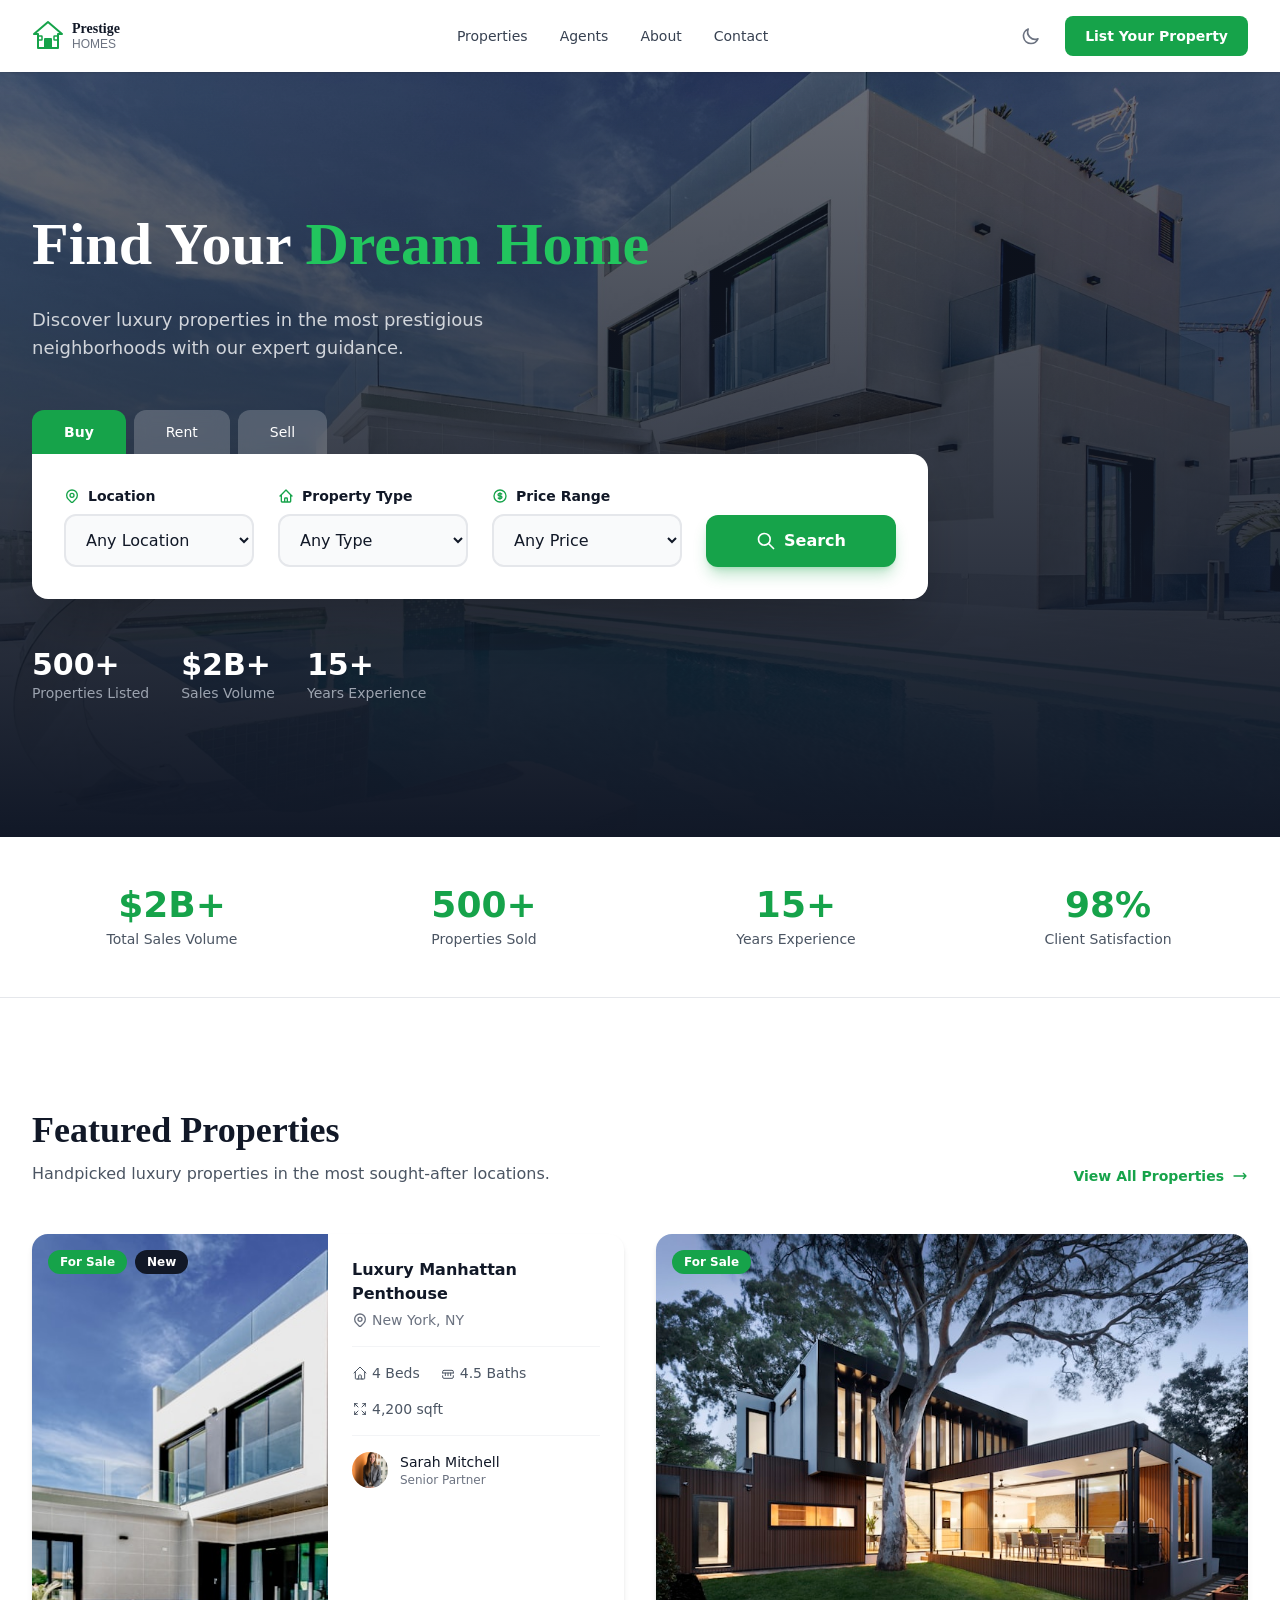
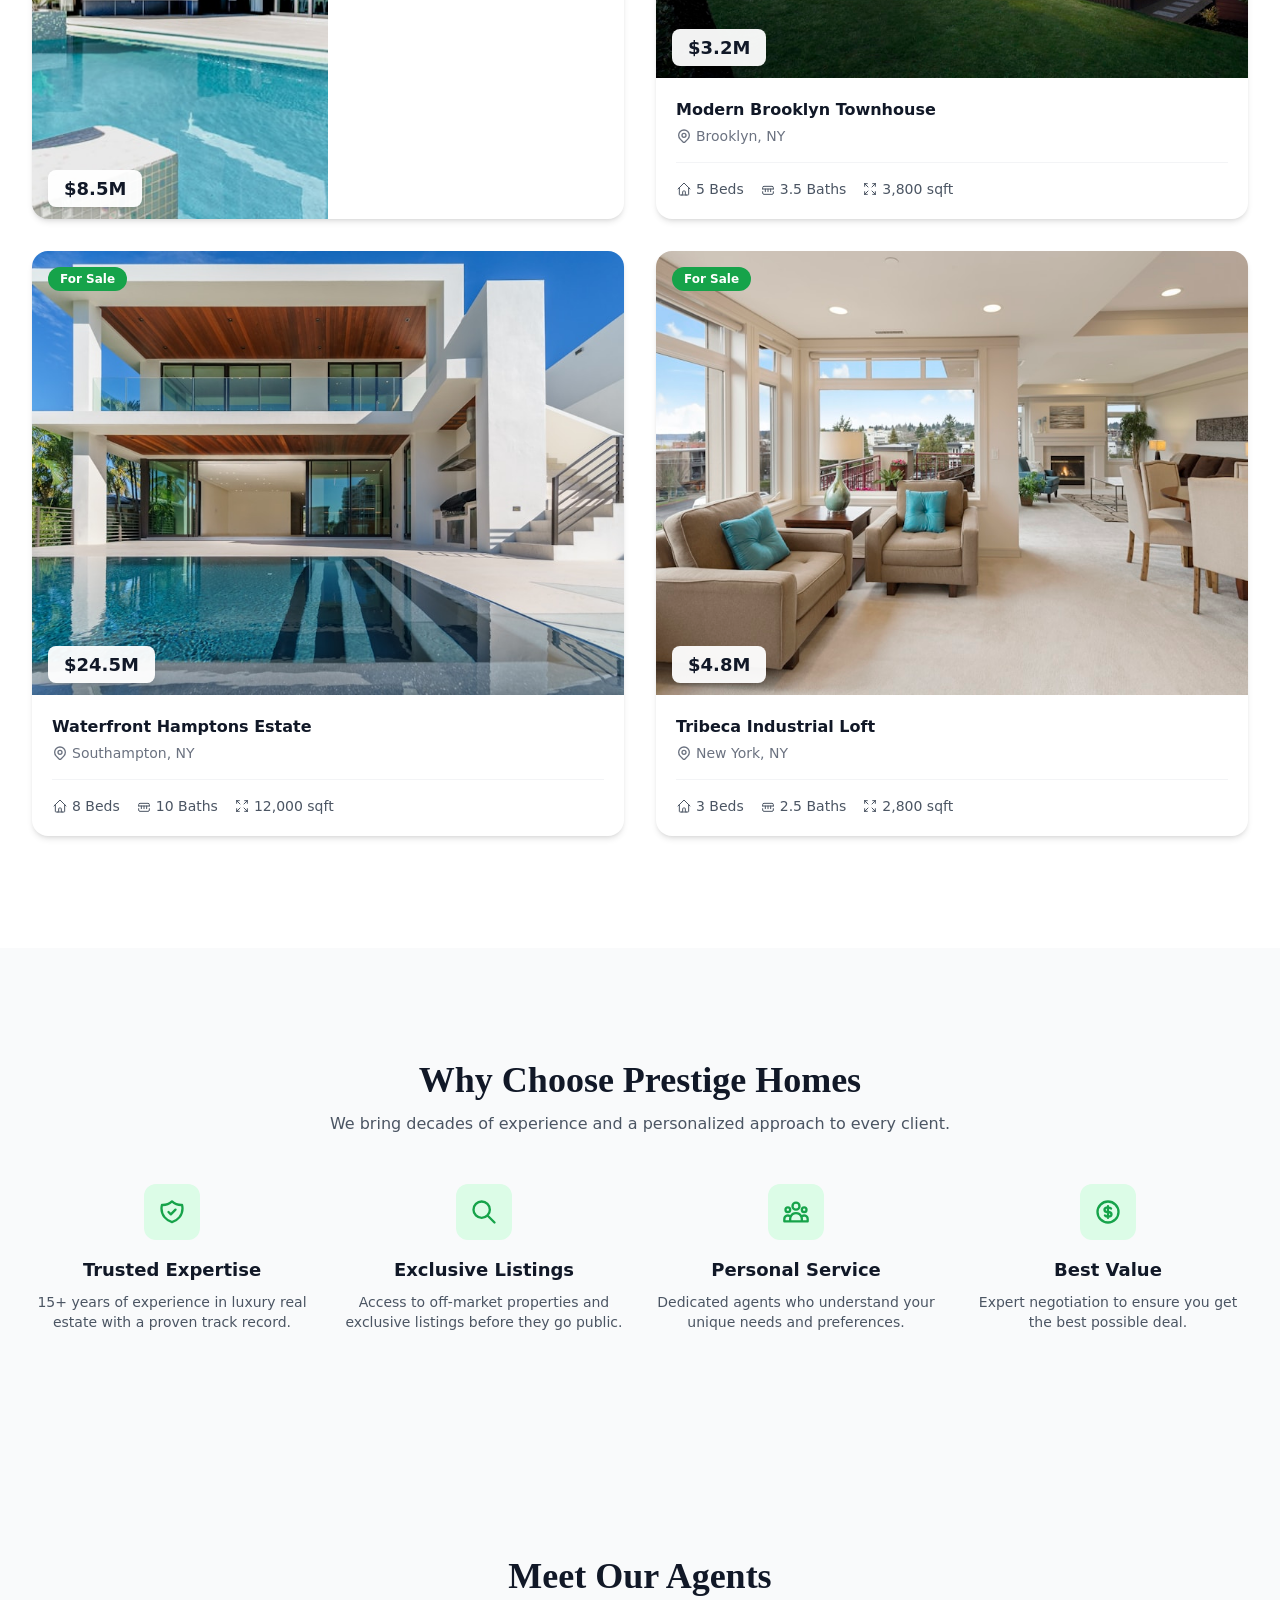
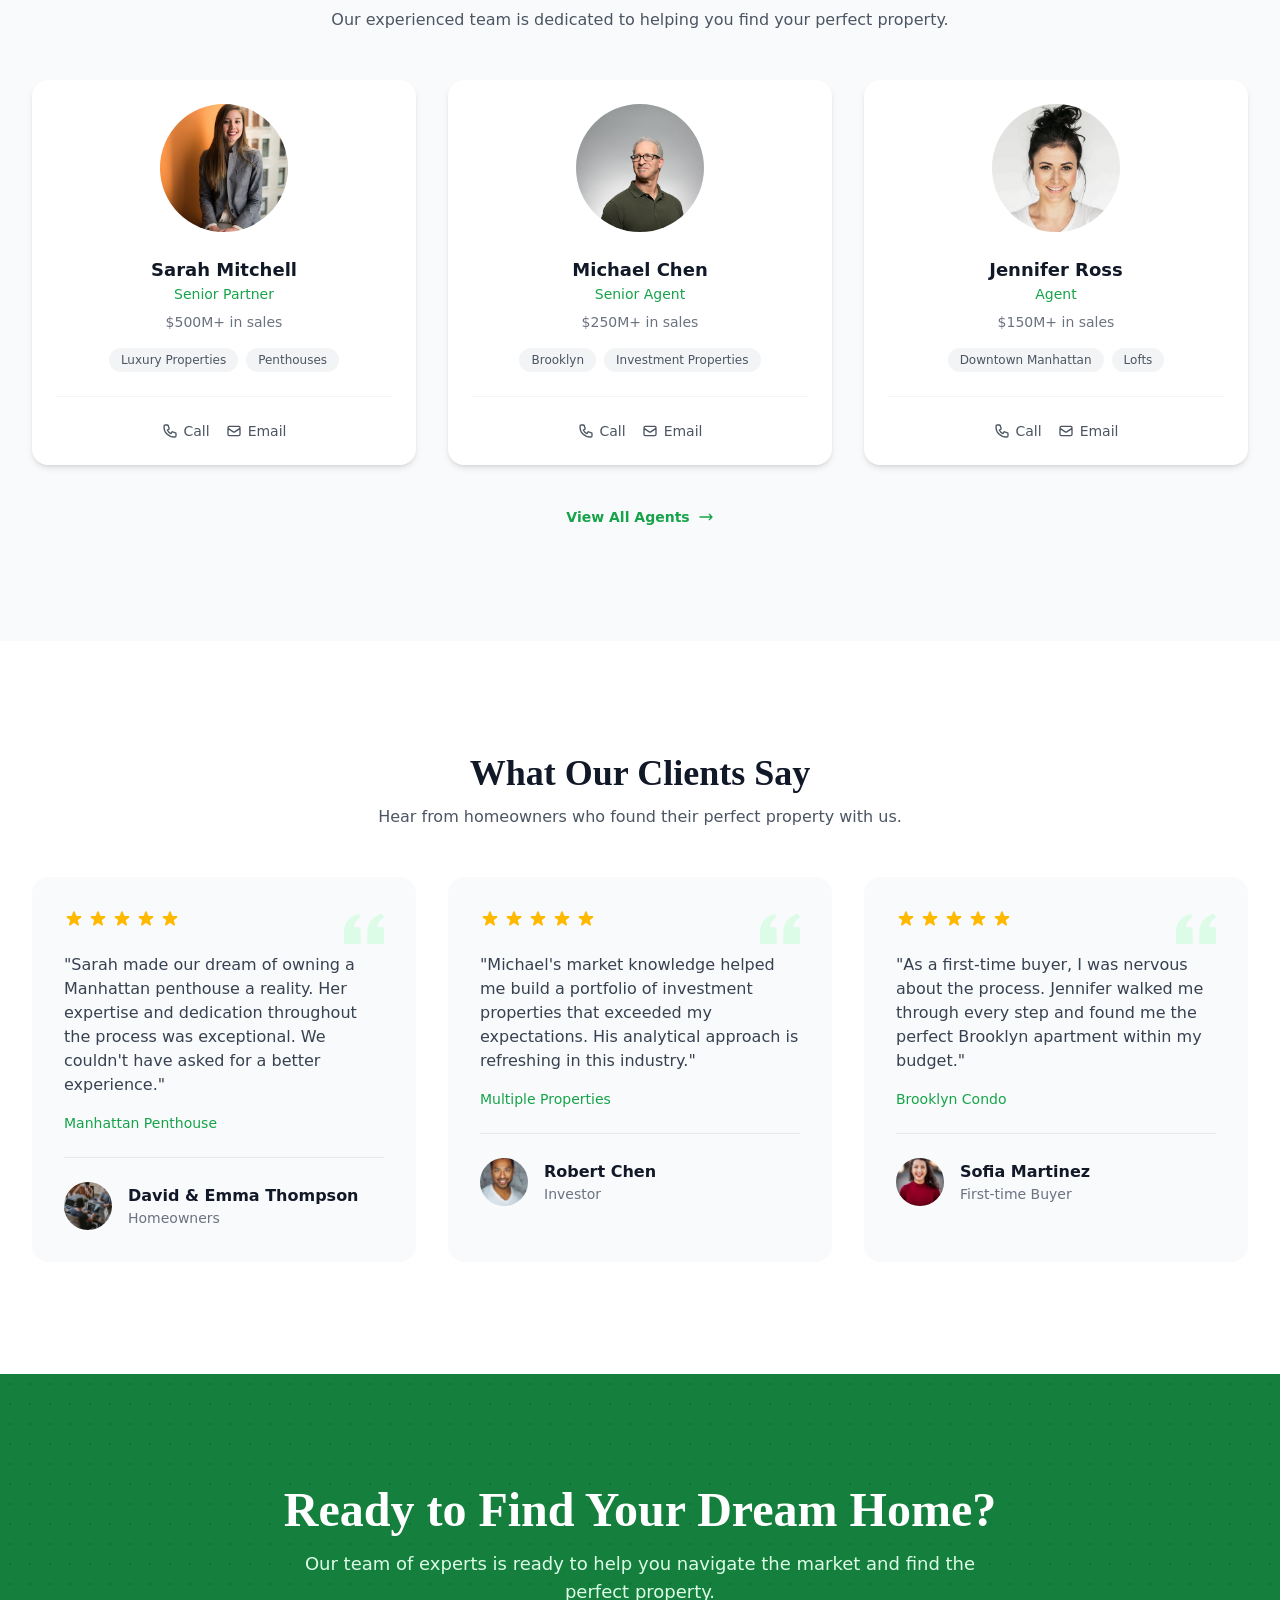
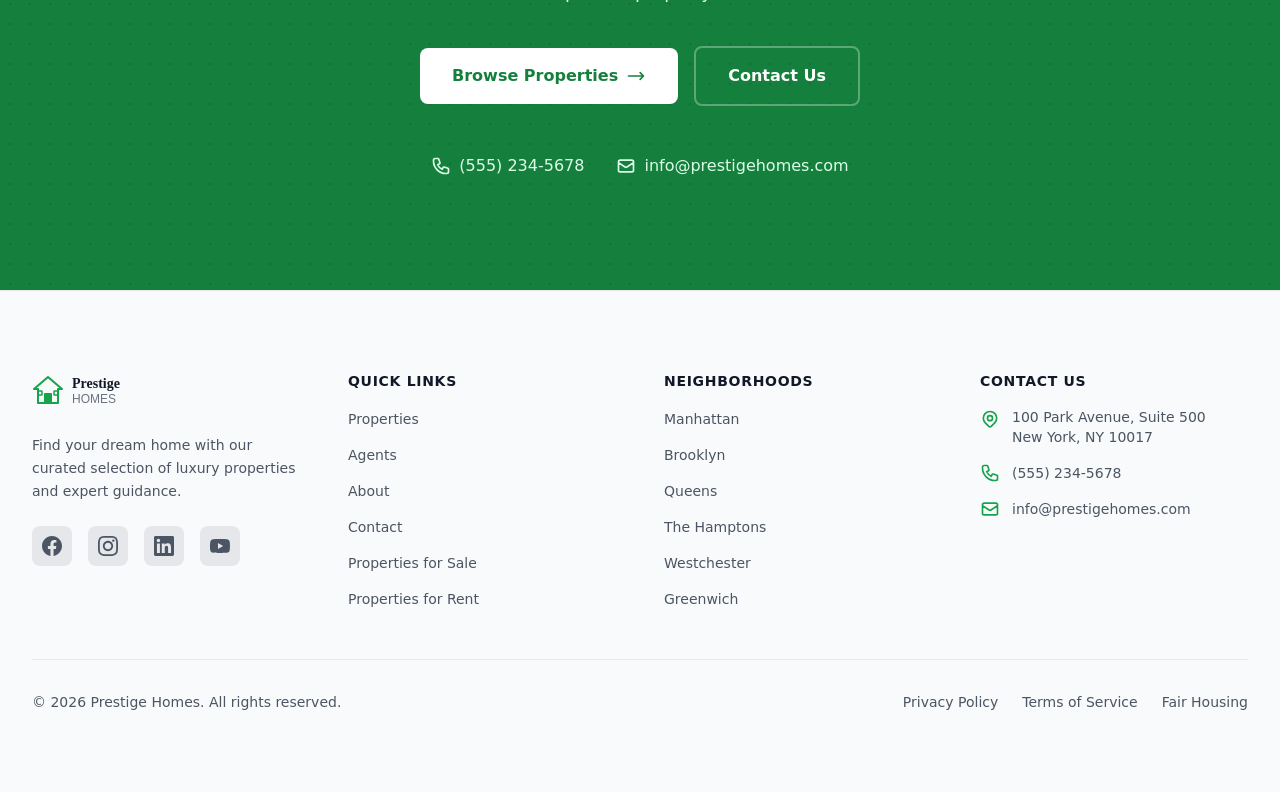
<file: assests/theme_files/saved_resource.html>
<!DOCTYPE html>
<!-- saved from url=(0037)https://estatehub-colorlib.pages.dev/ -->
<html lang="en" class="scroll-smooth"><head><meta http-equiv="Content-Type" content="text/html; charset=UTF-8"><meta name="viewport" content="width=device-width, initial-scale=1.0"><title>Prestige Homes | Luxury Real Estate</title><meta name="description" content="Find your dream home with our curated selection of luxury properties and expert guidance."><link rel="icon" type="image/svg+xml" href="https://estatehub-colorlib.pages.dev/favicon.svg"><!-- Fonts --><link rel="preconnect" href="https://fonts.googleapis.com/"><link rel="preconnect" href="https://fonts.gstatic.com/" crossorigin=""><link href="./css2" rel="stylesheet"><!-- Open Graph --><meta property="og:title" content="Prestige Homes | Luxury Real Estate"><meta property="og:description" content="Find your dream home with our curated selection of luxury properties and expert guidance."><meta property="og:type" content="website"><meta property="og:site_name" content="Prestige Homes"><!-- Dark mode flash prevention --><script>
      if (localStorage.getItem('theme') === 'dark' ||
          (!localStorage.getItem('theme') && window.matchMedia('(prefers-color-scheme: dark)').matches)) {
        document.documentElement.classList.add('dark');
      }
    </script><link rel="stylesheet" href="./Base.C6er4gMe.css"></head> <body class="min-h-screen bg-white text-gray-900 antialiased dark:bg-gray-950 dark:text-gray-100"> <header data-header="" class="fixed left-0 right-0 top-0 z-50 transition-all duration-300 bg-white/95 shadow-sm backdrop-blur-sm dark:bg-gray-950/95"> <nav class="mx-auto flex max-w-7xl items-center justify-between px-4 py-4 lg:px-8"> <!-- Logo --> <a href="https://estatehub-colorlib.pages.dev/" class="relative z-10 flex items-center gap-2"> <img src="./logo.svg" alt="Prestige Homes" class="h-10 w-auto dark:hidden"> <img src="./logo-light.svg" alt="Prestige Homes" class="hidden h-10 w-auto dark:block"> </a> <!-- Desktop Navigation --> <div class="hidden items-center gap-8 lg:flex"> <a href="https://estatehub-colorlib.pages.dev/properties" class="text-sm font-medium transition-colors hover:text-primary-600 text-gray-700 dark:text-gray-300"> Properties </a><a href="https://estatehub-colorlib.pages.dev/agents" class="text-sm font-medium transition-colors hover:text-primary-600 text-gray-700 dark:text-gray-300"> Agents </a><a href="https://estatehub-colorlib.pages.dev/about" class="text-sm font-medium transition-colors hover:text-primary-600 text-gray-700 dark:text-gray-300"> About </a><a href="https://estatehub-colorlib.pages.dev/contact" class="text-sm font-medium transition-colors hover:text-primary-600 text-gray-700 dark:text-gray-300"> Contact </a> </div> <!-- Right Side Actions --> <div class="flex items-center gap-4"> <!-- Dark Mode Toggle --> <button type="button" id="theme-toggle" class="rounded-lg p-2 text-gray-500 hover:bg-gray-100 hover:text-gray-700 dark:text-gray-400 dark:hover:bg-gray-800 dark:hover:text-gray-200" aria-label="Toggle dark mode"> <svg class="h-5 w-5 dark:hidden" fill="none" viewBox="0 0 24 24" stroke="currentColor"> <path stroke-linecap="round" stroke-linejoin="round" stroke-width="2" d="M20.354 15.354A9 9 0 018.646 3.646 9.003 9.003 0 0012 21a9.003 9.003 0 008.354-5.646z"></path> </svg> <svg class="hidden h-5 w-5 dark:block" fill="none" viewBox="0 0 24 24" stroke="currentColor"> <path stroke-linecap="round" stroke-linejoin="round" stroke-width="2" d="M12 3v1m0 16v1m9-9h-1M4 12H3m15.364 6.364l-.707-.707M6.343 6.343l-.707-.707m12.728 0l-.707.707M6.343 17.657l-.707.707M16 12a4 4 0 11-8 0 4 4 0 018 0z"></path> </svg> </button> <!-- CTA Button (Desktop) --> <a href="https://estatehub-colorlib.pages.dev/contact" class="hidden rounded-lg bg-primary-600 px-5 py-2.5 text-sm font-semibold text-white transition-all hover:bg-primary-700 lg:inline-flex"> List Your Property </a> <!-- Mobile Menu Button --> <button type="button" id="mobile-menu-toggle" class="rounded-lg p-2 text-gray-700 hover:bg-gray-100 dark:text-gray-300 dark:hover:bg-gray-800 lg:hidden" aria-label="Toggle mobile menu" aria-expanded="false"> <svg class="h-6 w-6" fill="none" viewBox="0 0 24 24" stroke="currentColor"> <path class="menu-icon" stroke-linecap="round" stroke-linejoin="round" stroke-width="2" d="M4 6h16M4 12h16M4 18h16"></path> <path class="close-icon hidden" stroke-linecap="round" stroke-linejoin="round" stroke-width="2" d="M6 18L18 6M6 6l12 12"></path> </svg> </button> </div> </nav> <!-- Mobile Menu --> <div id="mobile-menu" class="hidden border-t border-gray-200 bg-white px-4 py-6 dark:border-gray-800 dark:bg-gray-950 lg:hidden"> <div class="flex flex-col gap-4"> <a href="https://estatehub-colorlib.pages.dev/properties" class="text-lg font-medium transition-colors hover:text-primary-600 text-gray-900 dark:text-white"> Properties </a><a href="https://estatehub-colorlib.pages.dev/agents" class="text-lg font-medium transition-colors hover:text-primary-600 text-gray-900 dark:text-white"> Agents </a><a href="https://estatehub-colorlib.pages.dev/about" class="text-lg font-medium transition-colors hover:text-primary-600 text-gray-900 dark:text-white"> About </a><a href="https://estatehub-colorlib.pages.dev/contact" class="text-lg font-medium transition-colors hover:text-primary-600 text-gray-900 dark:text-white"> Contact </a> <div class="mt-4 border-t border-gray-200 pt-4 dark:border-gray-800"> <a href="https://estatehub-colorlib.pages.dev/contact" class="inline-flex w-full justify-center rounded-lg bg-primary-600 px-5 py-3 text-sm font-semibold text-white transition-all hover:bg-primary-700"> List Your Property </a> </div> </div> </div> </header> <!-- Spacer for fixed header --> <div class="h-[72px]"></div> <main>  <section class="relative min-h-[85vh] overflow-hidden bg-gray-900"> <!-- Background Image --> <div class="absolute inset-0"> <img src="./photo-1600596542815-ffad4c1539a9" alt="Luxury home" class="h-full w-full object-cover opacity-40"> <div class="absolute inset-0 bg-gradient-to-t from-gray-900 via-gray-900/50 to-transparent"></div> </div> <div class="relative mx-auto flex min-h-[85vh] max-w-7xl flex-col justify-center px-4 py-24 lg:px-8"> <div class="max-w-3xl"> <!-- Title --> <h1 class="font-serif text-4xl font-bold leading-tight text-white sm:text-5xl lg:text-6xl">Find Your <span class="text-primary-500">Dream Home</span></h1> <!-- Subtitle --> <p class="mt-6 max-w-xl text-lg text-gray-300"> Discover luxury properties in the most prestigious neighborhoods with our expert guidance. </p> </div> <!-- Search Box --> <div class="mt-12 max-w-4xl"> <!-- Search Tabs --> <div class="flex gap-2" id="search-tabs"> <button type="button" class="search-tab rounded-t-xl bg-primary-600 px-8 py-3 text-sm font-bold text-white" data-tab="buy" data-status="for-sale">
Buy
</button> <button type="button" class="search-tab rounded-t-xl bg-white/20 px-8 py-3 text-sm font-medium text-white backdrop-blur-sm transition-colors hover:bg-white/30" data-tab="rent" data-status="for-rent">
Rent
</button> <button type="button" class="search-tab rounded-t-xl bg-white/20 px-8 py-3 text-sm font-medium text-white backdrop-blur-sm transition-colors hover:bg-white/30" data-tab="sell" data-status="sell">
Sell
</button> </div> <!-- Search Form --> <div class="rounded-2xl rounded-tl-none bg-white p-6 shadow-2xl dark:bg-gray-800 lg:p-8"> <form action="https://estatehub-colorlib.pages.dev/properties" method="get" class="grid gap-6 sm:grid-cols-2 lg:grid-cols-4" id="search-form"> <input type="hidden" name="status" id="search-status" value="for-sale"> <!-- Location --> <div> <label for="location" class="mb-2 flex items-center gap-2 text-sm font-semibold text-gray-900 dark:text-white"> <svg class="h-4 w-4 text-primary-600" fill="none" viewBox="0 0 24 24" stroke="currentColor"> <path stroke-linecap="round" stroke-linejoin="round" stroke-width="2" d="M17.657 16.657L13.414 20.9a1.998 1.998 0 01-2.827 0l-4.244-4.243a8 8 0 1111.314 0z"></path> <path stroke-linecap="round" stroke-linejoin="round" stroke-width="2" d="M15 11a3 3 0 11-6 0 3 3 0 016 0z"></path> </svg>
Location
</label> <select id="location" name="location" class="w-full rounded-xl border-2 border-gray-200 bg-gray-50 px-4 py-3.5 text-gray-900 transition-colors focus:border-primary-500 focus:bg-white focus:outline-none dark:border-gray-600 dark:bg-gray-700 dark:text-white dark:focus:border-primary-500"> <option value="">Any Location</option> <option value="Manhattan">Manhattan</option><option value="Brooklyn">Brooklyn</option><option value="Queens">Queens</option><option value="The Hamptons">The Hamptons</option><option value="Westchester">Westchester</option><option value="Greenwich">Greenwich</option> </select> </div> <!-- Property Type --> <div> <label for="type" class="mb-2 flex items-center gap-2 text-sm font-semibold text-gray-900 dark:text-white"> <svg class="h-4 w-4 text-primary-600" fill="none" viewBox="0 0 24 24" stroke="currentColor"> <path stroke-linecap="round" stroke-linejoin="round" stroke-width="2" d="M3 12l2-2m0 0l7-7 7 7M5 10v10a1 1 0 001 1h3m10-11l2 2m-2-2v10a1 1 0 01-1 1h-3m-6 0a1 1 0 001-1v-4a1 1 0 011-1h2a1 1 0 011 1v4a1 1 0 001 1m-6 0h6"></path> </svg>
Property Type
</label> <select id="type" name="type" class="w-full rounded-xl border-2 border-gray-200 bg-gray-50 px-4 py-3.5 text-gray-900 transition-colors focus:border-primary-500 focus:bg-white focus:outline-none dark:border-gray-600 dark:bg-gray-700 dark:text-white dark:focus:border-primary-500"> <option value="">Any Type</option> <option value="house">House</option><option value="apartment">Apartment</option><option value="condo">Condo</option><option value="townhouse">Townhouse</option><option value="land">Land</option><option value="commercial">Commercial</option> </select> </div> <!-- Price Range --> <div> <label for="price" class="mb-2 flex items-center gap-2 text-sm font-semibold text-gray-900 dark:text-white"> <svg class="h-4 w-4 text-primary-600" fill="none" viewBox="0 0 24 24" stroke="currentColor"> <path stroke-linecap="round" stroke-linejoin="round" stroke-width="2" d="M12 8c-1.657 0-3 .895-3 2s1.343 2 3 2 3 .895 3 2-1.343 2-3 2m0-8c1.11 0 2.08.402 2.599 1M12 8V7m0 1v8m0 0v1m0-1c-1.11 0-2.08-.402-2.599-1M21 12a9 9 0 11-18 0 9 9 0 0118 0z"></path> </svg>
Price Range
</label> <select id="price" name="price" class="w-full rounded-xl border-2 border-gray-200 bg-gray-50 px-4 py-3.5 text-gray-900 transition-colors focus:border-primary-500 focus:bg-white focus:outline-none dark:border-gray-600 dark:bg-gray-700 dark:text-white dark:focus:border-primary-500"> <option value="">Any Price</option> <option value="0-1000000">Under $1M</option><option value="1000000-2500000">$1M - $2.5M</option><option value="2500000-5000000">$2.5M - $5M</option><option value="5000000-10000000">$5M - $10M</option><option value="10000000+">$10M+</option> </select> </div> <!-- Search Button --> <div class="flex items-end"> <button type="submit" class="flex w-full items-center justify-center gap-2 rounded-xl bg-primary-600 px-6 py-3.5 font-bold text-white shadow-lg shadow-primary-600/30 transition-all hover:bg-primary-700 hover:shadow-xl hover:shadow-primary-600/40"> <svg class="h-5 w-5" fill="none" viewBox="0 0 24 24" stroke="currentColor"> <path stroke-linecap="round" stroke-linejoin="round" stroke-width="2" d="M21 21l-6-6m2-5a7 7 0 11-14 0 7 7 0 0114 0z"></path> </svg>
Search
</button> </div> </form> </div> </div> <!-- Quick Stats --> <div class="mt-12 flex flex-wrap gap-8 text-white"> <div> <div class="text-3xl font-bold">500+</div> <div class="text-sm text-gray-400">Properties Listed</div> </div> <div> <div class="text-3xl font-bold">$2B+</div> <div class="text-sm text-gray-400">Sales Volume</div> </div> <div> <div class="text-3xl font-bold">15+</div> <div class="text-sm text-gray-400">Years Experience</div> </div> </div> </div> </section>  <section class="border-b border-gray-200 bg-white py-12 dark:border-gray-800 dark:bg-gray-950"> <div class="mx-auto max-w-7xl px-4 lg:px-8"> <div class="grid grid-cols-2 gap-8 sm:grid-cols-4"> <div class="text-center"> <div class="text-3xl font-bold text-primary-600 lg:text-4xl"> $2B+ </div> <div class="mt-1 text-sm text-gray-600 dark:text-gray-400"> Total Sales Volume </div> </div><div class="text-center"> <div class="text-3xl font-bold text-primary-600 lg:text-4xl"> 500+ </div> <div class="mt-1 text-sm text-gray-600 dark:text-gray-400"> Properties Sold </div> </div><div class="text-center"> <div class="text-3xl font-bold text-primary-600 lg:text-4xl"> 15+ </div> <div class="mt-1 text-sm text-gray-600 dark:text-gray-400"> Years Experience </div> </div><div class="text-center"> <div class="text-3xl font-bold text-primary-600 lg:text-4xl"> 98% </div> <div class="mt-1 text-sm text-gray-600 dark:text-gray-400"> Client Satisfaction </div> </div> </div> </div> </section> <section class="bg-white py-20 dark:bg-gray-950 lg:py-28"> <div class="mx-auto max-w-7xl px-4 lg:px-8"> <!-- Section Header --> <div class="flex flex-col items-start justify-between gap-6 sm:flex-row sm:items-end"> <div> <h2 class="font-serif text-3xl font-bold text-gray-900 dark:text-white sm:text-4xl"> Featured Properties </h2> <p class="mt-3 max-w-xl text-gray-600 dark:text-gray-400"> Handpicked luxury properties in the most sought-after locations. </p> </div> <a href="https://estatehub-colorlib.pages.dev/properties" class="flex items-center gap-2 text-sm font-semibold text-primary-600 hover:text-primary-700">
View All Properties
<svg class="h-4 w-4" fill="none" viewBox="0 0 24 24" stroke="currentColor"> <path stroke-linecap="round" stroke-linejoin="round" stroke-width="2" d="M17 8l4 4m0 0l-4 4m4-4H3"></path> </svg> </a> </div> <!-- Properties Grid --> <div class="mt-12 grid gap-8 lg:grid-cols-2"> <a href="https://estatehub-colorlib.pages.dev/properties/luxury-manhattan-penthouse" class="group block overflow-hidden rounded-2xl bg-white shadow-md transition-all hover:shadow-xl dark:bg-gray-800 lg:flex"> <!-- Image --> <div class="relative overflow-hidden lg:w-1/2"> <img src="./photo-1600596542815-ffad4c1539a9(1)" alt="Luxury Manhattan Penthouse" class="h-full w-full object-cover transition-transform duration-500 group-hover:scale-110 aspect-[4/3] lg:aspect-auto lg:h-full" loading="lazy"> <!-- Badges --> <div class="absolute left-4 top-4 flex flex-wrap gap-2"> <span class="rounded-full bg-primary-600 px-3 py-1 text-xs font-semibold text-white">
For Sale
</span>   <span class="rounded-full bg-gray-900 px-3 py-1 text-xs font-semibold text-white">
New
</span> </div> <!-- Price --> <div class="absolute bottom-4 left-4"> <span class="rounded-lg bg-white/95 px-4 py-2 text-lg font-bold text-gray-900 shadow-lg backdrop-blur-sm"> $8.5M  </span> </div> </div> <!-- Content --> <div class="p-5 lg:w-1/2 lg:p-6"> <!-- Title & Address --> <h3 class="font-bold text-gray-900 group-hover:text-primary-600 dark:text-white dark:group-hover:text-primary-500"> Luxury Manhattan Penthouse </h3> <p class="mt-1 flex items-center gap-1 text-sm text-gray-500 dark:text-gray-400"> <svg class="h-4 w-4 shrink-0" fill="none" viewBox="0 0 24 24" stroke="currentColor"> <path stroke-linecap="round" stroke-linejoin="round" stroke-width="2" d="M17.657 16.657L13.414 20.9a1.998 1.998 0 01-2.827 0l-4.244-4.243a8 8 0 1111.314 0z"></path> <path stroke-linecap="round" stroke-linejoin="round" stroke-width="2" d="M15 11a3 3 0 11-6 0 3 3 0 016 0z"></path> </svg> New York, NY </p> <!-- Features --> <div class="mt-4 flex flex-wrap items-center gap-4 border-t border-gray-100 pt-4 dark:border-gray-700 gap-x-5"> <div class="flex items-center gap-1 text-sm text-gray-600 dark:text-gray-400"> <svg class="h-4 w-4 shrink-0" fill="none" viewBox="0 0 24 24" stroke="currentColor"> <path stroke-linecap="round" stroke-linejoin="round" stroke-width="1.5" d="M3 12l2-2m0 0l7-7 7 7M5 10v10a1 1 0 001 1h3m10-11l2 2m-2-2v10a1 1 0 01-1 1h-3m-6 0a1 1 0 001-1v-4a1 1 0 011-1h2a1 1 0 011 1v4a1 1 0 001 1m-6 0h6"></path> </svg> <span>4 Beds</span> </div> <div class="flex items-center gap-1 text-sm text-gray-600 dark:text-gray-400"> <svg class="h-4 w-4 shrink-0" fill="none" viewBox="0 0 24 24" stroke="currentColor"> <path stroke-linecap="round" stroke-linejoin="round" stroke-width="1.5" d="M4 16v2a2 2 0 002 2h12a2 2 0 002-2v-2M4 12v-2a2 2 0 012-2h12a2 2 0 012 2v2M4 12h16M8 12v4m4-4v4m4-4v4"></path> </svg> <span>4.5 Baths</span> </div> <div class="flex items-center gap-1 text-sm text-gray-600 dark:text-gray-400"> <svg class="h-4 w-4 shrink-0" fill="none" viewBox="0 0 24 24" stroke="currentColor"> <path stroke-linecap="round" stroke-linejoin="round" stroke-width="1.5" d="M4 8V4m0 0h4M4 4l5 5m11-1V4m0 0h-4m4 0l-5 5M4 16v4m0 0h4m-4 0l5-5m11 5l-5-5m5 5v-4m0 4h-4"></path> </svg> <span>4,200 sqft</span> </div> </div> <!-- Agent (only on featured) --> <div class="mt-4 flex items-center gap-3 border-t border-gray-100 pt-4 dark:border-gray-700"> <img src="./photo-1573496359142-b8d87734a5a2" alt="Sarah Mitchell" class="h-9 w-9 shrink-0 rounded-full object-cover"> <div class="min-w-0"> <div class="truncate text-sm font-medium text-gray-900 dark:text-white">Sarah Mitchell</div> <div class="truncate text-xs text-gray-500 dark:text-gray-400">Senior Partner</div> </div> </div> </div> </a><a href="https://estatehub-colorlib.pages.dev/properties/modern-brooklyn-townhouse" class="group block overflow-hidden rounded-2xl bg-white shadow-md transition-all hover:shadow-xl dark:bg-gray-800 "> <!-- Image --> <div class="relative overflow-hidden aspect-[4/3]"> <img src="./photo-1600585154340-be6161a56a0c" alt="Modern Brooklyn Townhouse" class="h-full w-full object-cover transition-transform duration-500 group-hover:scale-110 " loading="lazy"> <!-- Badges --> <div class="absolute left-4 top-4 flex flex-wrap gap-2"> <span class="rounded-full bg-primary-600 px-3 py-1 text-xs font-semibold text-white">
For Sale
</span>    </div> <!-- Price --> <div class="absolute bottom-4 left-4"> <span class="rounded-lg bg-white/95 px-4 py-2 text-lg font-bold text-gray-900 shadow-lg backdrop-blur-sm"> $3.2M  </span> </div> </div> <!-- Content --> <div class="p-5 "> <!-- Title & Address --> <h3 class="font-bold text-gray-900 group-hover:text-primary-600 dark:text-white dark:group-hover:text-primary-500"> Modern Brooklyn Townhouse </h3> <p class="mt-1 flex items-center gap-1 text-sm text-gray-500 dark:text-gray-400"> <svg class="h-4 w-4 shrink-0" fill="none" viewBox="0 0 24 24" stroke="currentColor"> <path stroke-linecap="round" stroke-linejoin="round" stroke-width="2" d="M17.657 16.657L13.414 20.9a1.998 1.998 0 01-2.827 0l-4.244-4.243a8 8 0 1111.314 0z"></path> <path stroke-linecap="round" stroke-linejoin="round" stroke-width="2" d="M15 11a3 3 0 11-6 0 3 3 0 016 0z"></path> </svg> Brooklyn, NY </p> <!-- Features --> <div class="mt-4 flex flex-wrap items-center gap-4 border-t border-gray-100 pt-4 dark:border-gray-700 gap-x-4"> <div class="flex items-center gap-1 text-sm text-gray-600 dark:text-gray-400"> <svg class="h-4 w-4 shrink-0" fill="none" viewBox="0 0 24 24" stroke="currentColor"> <path stroke-linecap="round" stroke-linejoin="round" stroke-width="1.5" d="M3 12l2-2m0 0l7-7 7 7M5 10v10a1 1 0 001 1h3m10-11l2 2m-2-2v10a1 1 0 01-1 1h-3m-6 0a1 1 0 001-1v-4a1 1 0 011-1h2a1 1 0 011 1v4a1 1 0 001 1m-6 0h6"></path> </svg> <span>5 Beds</span> </div> <div class="flex items-center gap-1 text-sm text-gray-600 dark:text-gray-400"> <svg class="h-4 w-4 shrink-0" fill="none" viewBox="0 0 24 24" stroke="currentColor"> <path stroke-linecap="round" stroke-linejoin="round" stroke-width="1.5" d="M4 16v2a2 2 0 002 2h12a2 2 0 002-2v-2M4 12v-2a2 2 0 012-2h12a2 2 0 012 2v2M4 12h16M8 12v4m4-4v4m4-4v4"></path> </svg> <span>3.5 Baths</span> </div> <div class="flex items-center gap-1 text-sm text-gray-600 dark:text-gray-400"> <svg class="h-4 w-4 shrink-0" fill="none" viewBox="0 0 24 24" stroke="currentColor"> <path stroke-linecap="round" stroke-linejoin="round" stroke-width="1.5" d="M4 8V4m0 0h4M4 4l5 5m11-1V4m0 0h-4m4 0l-5 5M4 16v4m0 0h4m-4 0l5-5m11 5l-5-5m5 5v-4m0 4h-4"></path> </svg> <span>3,800 sqft</span> </div> </div> <!-- Agent (only on featured) -->  </div> </a><a href="https://estatehub-colorlib.pages.dev/properties/waterfront-hamptons-estate" class="group block overflow-hidden rounded-2xl bg-white shadow-md transition-all hover:shadow-xl dark:bg-gray-800 "> <!-- Image --> <div class="relative overflow-hidden aspect-[4/3]"> <img src="./photo-1613490493576-7fde63acd811" alt="Waterfront Hamptons Estate" class="h-full w-full object-cover transition-transform duration-500 group-hover:scale-110 " loading="lazy"> <!-- Badges --> <div class="absolute left-4 top-4 flex flex-wrap gap-2"> <span class="rounded-full bg-primary-600 px-3 py-1 text-xs font-semibold text-white">
For Sale
</span>    </div> <!-- Price --> <div class="absolute bottom-4 left-4"> <span class="rounded-lg bg-white/95 px-4 py-2 text-lg font-bold text-gray-900 shadow-lg backdrop-blur-sm"> $24.5M  </span> </div> </div> <!-- Content --> <div class="p-5 "> <!-- Title & Address --> <h3 class="font-bold text-gray-900 group-hover:text-primary-600 dark:text-white dark:group-hover:text-primary-500"> Waterfront Hamptons Estate </h3> <p class="mt-1 flex items-center gap-1 text-sm text-gray-500 dark:text-gray-400"> <svg class="h-4 w-4 shrink-0" fill="none" viewBox="0 0 24 24" stroke="currentColor"> <path stroke-linecap="round" stroke-linejoin="round" stroke-width="2" d="M17.657 16.657L13.414 20.9a1.998 1.998 0 01-2.827 0l-4.244-4.243a8 8 0 1111.314 0z"></path> <path stroke-linecap="round" stroke-linejoin="round" stroke-width="2" d="M15 11a3 3 0 11-6 0 3 3 0 016 0z"></path> </svg> Southampton, NY </p> <!-- Features --> <div class="mt-4 flex flex-wrap items-center gap-4 border-t border-gray-100 pt-4 dark:border-gray-700 gap-x-4"> <div class="flex items-center gap-1 text-sm text-gray-600 dark:text-gray-400"> <svg class="h-4 w-4 shrink-0" fill="none" viewBox="0 0 24 24" stroke="currentColor"> <path stroke-linecap="round" stroke-linejoin="round" stroke-width="1.5" d="M3 12l2-2m0 0l7-7 7 7M5 10v10a1 1 0 001 1h3m10-11l2 2m-2-2v10a1 1 0 01-1 1h-3m-6 0a1 1 0 001-1v-4a1 1 0 011-1h2a1 1 0 011 1v4a1 1 0 001 1m-6 0h6"></path> </svg> <span>8 Beds</span> </div> <div class="flex items-center gap-1 text-sm text-gray-600 dark:text-gray-400"> <svg class="h-4 w-4 shrink-0" fill="none" viewBox="0 0 24 24" stroke="currentColor"> <path stroke-linecap="round" stroke-linejoin="round" stroke-width="1.5" d="M4 16v2a2 2 0 002 2h12a2 2 0 002-2v-2M4 12v-2a2 2 0 012-2h12a2 2 0 012 2v2M4 12h16M8 12v4m4-4v4m4-4v4"></path> </svg> <span>10 Baths</span> </div> <div class="flex items-center gap-1 text-sm text-gray-600 dark:text-gray-400"> <svg class="h-4 w-4 shrink-0" fill="none" viewBox="0 0 24 24" stroke="currentColor"> <path stroke-linecap="round" stroke-linejoin="round" stroke-width="1.5" d="M4 8V4m0 0h4M4 4l5 5m11-1V4m0 0h-4m4 0l-5 5M4 16v4m0 0h4m-4 0l5-5m11 5l-5-5m5 5v-4m0 4h-4"></path> </svg> <span>12,000 sqft</span> </div> </div> <!-- Agent (only on featured) -->  </div> </a><a href="https://estatehub-colorlib.pages.dev/properties/tribeca-loft" class="group block overflow-hidden rounded-2xl bg-white shadow-md transition-all hover:shadow-xl dark:bg-gray-800 "> <!-- Image --> <div class="relative overflow-hidden aspect-[4/3]"> <img src="./photo-1560448204-e02f11c3d0e2" alt="Tribeca Industrial Loft" class="h-full w-full object-cover transition-transform duration-500 group-hover:scale-110 " loading="lazy"> <!-- Badges --> <div class="absolute left-4 top-4 flex flex-wrap gap-2"> <span class="rounded-full bg-primary-600 px-3 py-1 text-xs font-semibold text-white">
For Sale
</span>    </div> <!-- Price --> <div class="absolute bottom-4 left-4"> <span class="rounded-lg bg-white/95 px-4 py-2 text-lg font-bold text-gray-900 shadow-lg backdrop-blur-sm"> $4.8M  </span> </div> </div> <!-- Content --> <div class="p-5 "> <!-- Title & Address --> <h3 class="font-bold text-gray-900 group-hover:text-primary-600 dark:text-white dark:group-hover:text-primary-500"> Tribeca Industrial Loft </h3> <p class="mt-1 flex items-center gap-1 text-sm text-gray-500 dark:text-gray-400"> <svg class="h-4 w-4 shrink-0" fill="none" viewBox="0 0 24 24" stroke="currentColor"> <path stroke-linecap="round" stroke-linejoin="round" stroke-width="2" d="M17.657 16.657L13.414 20.9a1.998 1.998 0 01-2.827 0l-4.244-4.243a8 8 0 1111.314 0z"></path> <path stroke-linecap="round" stroke-linejoin="round" stroke-width="2" d="M15 11a3 3 0 11-6 0 3 3 0 016 0z"></path> </svg> New York, NY </p> <!-- Features --> <div class="mt-4 flex flex-wrap items-center gap-4 border-t border-gray-100 pt-4 dark:border-gray-700 gap-x-4"> <div class="flex items-center gap-1 text-sm text-gray-600 dark:text-gray-400"> <svg class="h-4 w-4 shrink-0" fill="none" viewBox="0 0 24 24" stroke="currentColor"> <path stroke-linecap="round" stroke-linejoin="round" stroke-width="1.5" d="M3 12l2-2m0 0l7-7 7 7M5 10v10a1 1 0 001 1h3m10-11l2 2m-2-2v10a1 1 0 01-1 1h-3m-6 0a1 1 0 001-1v-4a1 1 0 011-1h2a1 1 0 011 1v4a1 1 0 001 1m-6 0h6"></path> </svg> <span>3 Beds</span> </div> <div class="flex items-center gap-1 text-sm text-gray-600 dark:text-gray-400"> <svg class="h-4 w-4 shrink-0" fill="none" viewBox="0 0 24 24" stroke="currentColor"> <path stroke-linecap="round" stroke-linejoin="round" stroke-width="1.5" d="M4 16v2a2 2 0 002 2h12a2 2 0 002-2v-2M4 12v-2a2 2 0 012-2h12a2 2 0 012 2v2M4 12h16M8 12v4m4-4v4m4-4v4"></path> </svg> <span>2.5 Baths</span> </div> <div class="flex items-center gap-1 text-sm text-gray-600 dark:text-gray-400"> <svg class="h-4 w-4 shrink-0" fill="none" viewBox="0 0 24 24" stroke="currentColor"> <path stroke-linecap="round" stroke-linejoin="round" stroke-width="1.5" d="M4 8V4m0 0h4M4 4l5 5m11-1V4m0 0h-4m4 0l-5 5M4 16v4m0 0h4m-4 0l5-5m11 5l-5-5m5 5v-4m0 4h-4"></path> </svg> <span>2,800 sqft</span> </div> </div> <!-- Agent (only on featured) -->  </div> </a> </div> </div> </section>  <section class="bg-gray-50 py-20 dark:bg-gray-900 lg:py-28"> <div class="mx-auto max-w-7xl px-4 lg:px-8"> <div class="mx-auto max-w-2xl text-center"> <h2 class="font-serif text-3xl font-bold text-gray-900 dark:text-white sm:text-4xl">
Why Choose Prestige Homes
</h2> <p class="mt-3 text-gray-600 dark:text-gray-400">
We bring decades of experience and a personalized approach to every client.
</p> </div> <div class="mt-12 grid gap-8 sm:grid-cols-2 lg:grid-cols-4"> <div class="text-center"> <div class="mx-auto flex h-14 w-14 items-center justify-center rounded-xl bg-primary-100 text-primary-600 dark:bg-primary-900/30 dark:text-primary-400"> <svg class="h-7 w-7" fill="none" viewBox="0 0 24 24" stroke="currentColor"> <path stroke-linecap="round" stroke-linejoin="round" stroke-width="2" d="M9 12l2 2 4-4m5.618-4.016A11.955 11.955 0 0112 2.944a11.955 11.955 0 01-8.618 3.04A12.02 12.02 0 003 9c0 5.591 3.824 10.29 9 11.622 5.176-1.332 9-6.03 9-11.622 0-1.042-.133-2.052-.382-3.016z"></path> </svg> </div> <h3 class="mt-4 text-lg font-bold text-gray-900 dark:text-white">Trusted Expertise</h3> <p class="mt-2 text-sm text-gray-600 dark:text-gray-400">15+ years of experience in luxury real estate with a proven track record.</p> </div><div class="text-center"> <div class="mx-auto flex h-14 w-14 items-center justify-center rounded-xl bg-primary-100 text-primary-600 dark:bg-primary-900/30 dark:text-primary-400"> <svg class="h-7 w-7" fill="none" viewBox="0 0 24 24" stroke="currentColor"> <path stroke-linecap="round" stroke-linejoin="round" stroke-width="2" d="M21 21l-6-6m2-5a7 7 0 11-14 0 7 7 0 0114 0z"></path> </svg> </div> <h3 class="mt-4 text-lg font-bold text-gray-900 dark:text-white">Exclusive Listings</h3> <p class="mt-2 text-sm text-gray-600 dark:text-gray-400">Access to off-market properties and exclusive listings before they go public.</p> </div><div class="text-center"> <div class="mx-auto flex h-14 w-14 items-center justify-center rounded-xl bg-primary-100 text-primary-600 dark:bg-primary-900/30 dark:text-primary-400"> <svg class="h-7 w-7" fill="none" viewBox="0 0 24 24" stroke="currentColor"> <path stroke-linecap="round" stroke-linejoin="round" stroke-width="2" d="M17 20h5v-2a3 3 0 00-5.356-1.857M17 20H7m10 0v-2c0-.656-.126-1.283-.356-1.857M7 20H2v-2a3 3 0 015.356-1.857M7 20v-2c0-.656.126-1.283.356-1.857m0 0a5.002 5.002 0 019.288 0M15 7a3 3 0 11-6 0 3 3 0 016 0zm6 3a2 2 0 11-4 0 2 2 0 014 0zM7 10a2 2 0 11-4 0 2 2 0 014 0z"></path> </svg> </div> <h3 class="mt-4 text-lg font-bold text-gray-900 dark:text-white">Personal Service</h3> <p class="mt-2 text-sm text-gray-600 dark:text-gray-400">Dedicated agents who understand your unique needs and preferences.</p> </div><div class="text-center"> <div class="mx-auto flex h-14 w-14 items-center justify-center rounded-xl bg-primary-100 text-primary-600 dark:bg-primary-900/30 dark:text-primary-400"> <svg class="h-7 w-7" fill="none" viewBox="0 0 24 24" stroke="currentColor"> <path stroke-linecap="round" stroke-linejoin="round" stroke-width="2" d="M12 8c-1.657 0-3 .895-3 2s1.343 2 3 2 3 .895 3 2-1.343 2-3 2m0-8c1.11 0 2.08.402 2.599 1M12 8V7m0 1v8m0 0v1m0-1c-1.11 0-2.08-.402-2.599-1M21 12a9 9 0 11-18 0 9 9 0 0118 0z"></path> </svg> </div> <h3 class="mt-4 text-lg font-bold text-gray-900 dark:text-white">Best Value</h3> <p class="mt-2 text-sm text-gray-600 dark:text-gray-400">Expert negotiation to ensure you get the best possible deal.</p> </div> </div> </div> </section> <section class="bg-gray-50 py-20 dark:bg-gray-900 lg:py-28"> <div class="mx-auto max-w-7xl px-4 lg:px-8"> <!-- Section Header --> <div class="mx-auto max-w-2xl text-center"> <h2 class="font-serif text-3xl font-bold text-gray-900 dark:text-white sm:text-4xl"> Meet Our Agents </h2> <p class="mt-3 text-gray-600 dark:text-gray-400"> Our experienced team is dedicated to helping you find your perfect property. </p> </div> <!-- Agents Grid --> <div class="mt-12 grid gap-8 sm:grid-cols-2 lg:grid-cols-3"> <div class="rounded-2xl bg-white p-6 text-center shadow-md transition-all hover:shadow-xl dark:bg-gray-800"> <!-- Photo --> <div class="relative mx-auto h-32 w-32 overflow-hidden rounded-full"> <img src="./photo-1573496359142-b8d87734a5a2" alt="Sarah Mitchell" class="h-full w-full object-cover" loading="lazy"> </div> <!-- Info --> <h3 class="mt-6 text-lg font-bold text-gray-900 dark:text-white"> Sarah Mitchell </h3> <p class="text-sm text-primary-600">Senior Partner</p> <p class="mt-2 text-sm text-gray-500 dark:text-gray-400"> $500M+ in sales
</p> <!-- Specialties --> <div class="mt-4 flex flex-wrap justify-center gap-2"> <span class="rounded-full bg-gray-100 px-3 py-1 text-xs text-gray-600 dark:bg-gray-700 dark:text-gray-300"> Luxury Properties </span><span class="rounded-full bg-gray-100 px-3 py-1 text-xs text-gray-600 dark:bg-gray-700 dark:text-gray-300"> Penthouses </span> </div> <!-- Contact --> <div class="mt-6 flex justify-center gap-4 border-t border-gray-100 pt-6 dark:border-gray-700"> <a href="tel:5552345001" class="flex items-center gap-1.5 text-sm text-gray-600 hover:text-primary-600 dark:text-gray-400"> <svg class="h-4 w-4" fill="none" viewBox="0 0 24 24" stroke="currentColor"> <path stroke-linecap="round" stroke-linejoin="round" stroke-width="2" d="M3 5a2 2 0 012-2h3.28a1 1 0 01.948.684l1.498 4.493a1 1 0 01-.502 1.21l-2.257 1.13a11.042 11.042 0 005.516 5.516l1.13-2.257a1 1 0 011.21-.502l4.493 1.498a1 1 0 01.684.949V19a2 2 0 01-2 2h-1C9.716 21 3 14.284 3 6V5z"></path> </svg>
Call
</a> <a href="mailto:sarah@prestigehomes.com" class="flex items-center gap-1.5 text-sm text-gray-600 hover:text-primary-600 dark:text-gray-400"> <svg class="h-4 w-4" fill="none" viewBox="0 0 24 24" stroke="currentColor"> <path stroke-linecap="round" stroke-linejoin="round" stroke-width="2" d="M3 8l7.89 5.26a2 2 0 002.22 0L21 8M5 19h14a2 2 0 002-2V7a2 2 0 00-2-2H5a2 2 0 00-2 2v10a2 2 0 002 2z"></path> </svg>
Email
</a> </div> </div><div class="rounded-2xl bg-white p-6 text-center shadow-md transition-all hover:shadow-xl dark:bg-gray-800"> <!-- Photo --> <div class="relative mx-auto h-32 w-32 overflow-hidden rounded-full"> <img src="./photo-1472099645785-5658abf4ff4e" alt="Michael Chen" class="h-full w-full object-cover" loading="lazy"> </div> <!-- Info --> <h3 class="mt-6 text-lg font-bold text-gray-900 dark:text-white"> Michael Chen </h3> <p class="text-sm text-primary-600">Senior Agent</p> <p class="mt-2 text-sm text-gray-500 dark:text-gray-400"> $250M+ in sales
</p> <!-- Specialties --> <div class="mt-4 flex flex-wrap justify-center gap-2"> <span class="rounded-full bg-gray-100 px-3 py-1 text-xs text-gray-600 dark:bg-gray-700 dark:text-gray-300"> Brooklyn </span><span class="rounded-full bg-gray-100 px-3 py-1 text-xs text-gray-600 dark:bg-gray-700 dark:text-gray-300"> Investment Properties </span> </div> <!-- Contact --> <div class="mt-6 flex justify-center gap-4 border-t border-gray-100 pt-6 dark:border-gray-700"> <a href="tel:5552345002" class="flex items-center gap-1.5 text-sm text-gray-600 hover:text-primary-600 dark:text-gray-400"> <svg class="h-4 w-4" fill="none" viewBox="0 0 24 24" stroke="currentColor"> <path stroke-linecap="round" stroke-linejoin="round" stroke-width="2" d="M3 5a2 2 0 012-2h3.28a1 1 0 01.948.684l1.498 4.493a1 1 0 01-.502 1.21l-2.257 1.13a11.042 11.042 0 005.516 5.516l1.13-2.257a1 1 0 011.21-.502l4.493 1.498a1 1 0 01.684.949V19a2 2 0 01-2 2h-1C9.716 21 3 14.284 3 6V5z"></path> </svg>
Call
</a> <a href="mailto:michael@prestigehomes.com" class="flex items-center gap-1.5 text-sm text-gray-600 hover:text-primary-600 dark:text-gray-400"> <svg class="h-4 w-4" fill="none" viewBox="0 0 24 24" stroke="currentColor"> <path stroke-linecap="round" stroke-linejoin="round" stroke-width="2" d="M3 8l7.89 5.26a2 2 0 002.22 0L21 8M5 19h14a2 2 0 002-2V7a2 2 0 00-2-2H5a2 2 0 00-2 2v10a2 2 0 002 2z"></path> </svg>
Email
</a> </div> </div><div class="rounded-2xl bg-white p-6 text-center shadow-md transition-all hover:shadow-xl dark:bg-gray-800"> <!-- Photo --> <div class="relative mx-auto h-32 w-32 overflow-hidden rounded-full"> <img src="./photo-1580489944761-15a19d654956" alt="Jennifer Ross" class="h-full w-full object-cover" loading="lazy"> </div> <!-- Info --> <h3 class="mt-6 text-lg font-bold text-gray-900 dark:text-white"> Jennifer Ross </h3> <p class="text-sm text-primary-600">Agent</p> <p class="mt-2 text-sm text-gray-500 dark:text-gray-400"> $150M+ in sales
</p> <!-- Specialties --> <div class="mt-4 flex flex-wrap justify-center gap-2"> <span class="rounded-full bg-gray-100 px-3 py-1 text-xs text-gray-600 dark:bg-gray-700 dark:text-gray-300"> Downtown Manhattan </span><span class="rounded-full bg-gray-100 px-3 py-1 text-xs text-gray-600 dark:bg-gray-700 dark:text-gray-300"> Lofts </span> </div> <!-- Contact --> <div class="mt-6 flex justify-center gap-4 border-t border-gray-100 pt-6 dark:border-gray-700"> <a href="tel:5552345003" class="flex items-center gap-1.5 text-sm text-gray-600 hover:text-primary-600 dark:text-gray-400"> <svg class="h-4 w-4" fill="none" viewBox="0 0 24 24" stroke="currentColor"> <path stroke-linecap="round" stroke-linejoin="round" stroke-width="2" d="M3 5a2 2 0 012-2h3.28a1 1 0 01.948.684l1.498 4.493a1 1 0 01-.502 1.21l-2.257 1.13a11.042 11.042 0 005.516 5.516l1.13-2.257a1 1 0 011.21-.502l4.493 1.498a1 1 0 01.684.949V19a2 2 0 01-2 2h-1C9.716 21 3 14.284 3 6V5z"></path> </svg>
Call
</a> <a href="mailto:jennifer@prestigehomes.com" class="flex items-center gap-1.5 text-sm text-gray-600 hover:text-primary-600 dark:text-gray-400"> <svg class="h-4 w-4" fill="none" viewBox="0 0 24 24" stroke="currentColor"> <path stroke-linecap="round" stroke-linejoin="round" stroke-width="2" d="M3 8l7.89 5.26a2 2 0 002.22 0L21 8M5 19h14a2 2 0 002-2V7a2 2 0 00-2-2H5a2 2 0 00-2 2v10a2 2 0 002 2z"></path> </svg>
Email
</a> </div> </div> </div> <!-- View All Link --> <div class="mt-10 text-center"> <a href="https://estatehub-colorlib.pages.dev/agents" class="inline-flex items-center gap-2 text-sm font-semibold text-primary-600 hover:text-primary-700">
View All Agents
<svg class="h-4 w-4" fill="none" viewBox="0 0 24 24" stroke="currentColor"> <path stroke-linecap="round" stroke-linejoin="round" stroke-width="2" d="M17 8l4 4m0 0l-4 4m4-4H3"></path> </svg> </a> </div> </div> </section> <section class="bg-white py-20 dark:bg-gray-950 lg:py-28"> <div class="mx-auto max-w-7xl px-4 lg:px-8"> <!-- Section Header --> <div class="mx-auto max-w-2xl text-center"> <h2 class="font-serif text-3xl font-bold text-gray-900 dark:text-white sm:text-4xl"> What Our Clients Say </h2> <p class="mt-3 text-gray-600 dark:text-gray-400"> Hear from homeowners who found their perfect property with us. </p> </div> <!-- Testimonials Grid --> <div class="mt-12 grid gap-8 lg:grid-cols-3"> <div class="relative rounded-2xl bg-gray-50 p-8 dark:bg-gray-900"> <!-- Quote Icon --> <svg class="absolute right-8 top-8 h-10 w-10 text-primary-100 dark:text-primary-900/50" fill="currentColor" viewBox="0 0 24 24"> <path d="M14.017 21v-7.391c0-5.704 3.731-9.57 8.983-10.609l.995 2.151c-2.432.917-3.995 3.638-3.995 5.849h4v10h-9.983zm-14.017 0v-7.391c0-5.704 3.748-9.57 9-10.609l.996 2.151c-2.433.917-3.996 3.638-3.996 5.849h3.983v10h-9.983z"></path> </svg> <!-- Content --> <div class="relative"> <!-- Stars --> <div class="flex gap-1 text-amber-400"> <svg class="h-5 w-5" fill="currentColor" viewBox="0 0 20 20"> <path d="M9.049 2.927c.3-.921 1.603-.921 1.902 0l1.07 3.292a1 1 0 00.95.69h3.462c.969 0 1.371 1.24.588 1.81l-2.8 2.034a1 1 0 00-.364 1.118l1.07 3.292c.3.921-.755 1.688-1.54 1.118l-2.8-2.034a1 1 0 00-1.175 0l-2.8 2.034c-.784.57-1.838-.197-1.539-1.118l1.07-3.292a1 1 0 00-.364-1.118L2.98 8.72c-.783-.57-.38-1.81.588-1.81h3.461a1 1 0 00.951-.69l1.07-3.292z"></path> </svg><svg class="h-5 w-5" fill="currentColor" viewBox="0 0 20 20"> <path d="M9.049 2.927c.3-.921 1.603-.921 1.902 0l1.07 3.292a1 1 0 00.95.69h3.462c.969 0 1.371 1.24.588 1.81l-2.8 2.034a1 1 0 00-.364 1.118l1.07 3.292c.3.921-.755 1.688-1.54 1.118l-2.8-2.034a1 1 0 00-1.175 0l-2.8 2.034c-.784.57-1.838-.197-1.539-1.118l1.07-3.292a1 1 0 00-.364-1.118L2.98 8.72c-.783-.57-.38-1.81.588-1.81h3.461a1 1 0 00.951-.69l1.07-3.292z"></path> </svg><svg class="h-5 w-5" fill="currentColor" viewBox="0 0 20 20"> <path d="M9.049 2.927c.3-.921 1.603-.921 1.902 0l1.07 3.292a1 1 0 00.95.69h3.462c.969 0 1.371 1.24.588 1.81l-2.8 2.034a1 1 0 00-.364 1.118l1.07 3.292c.3.921-.755 1.688-1.54 1.118l-2.8-2.034a1 1 0 00-1.175 0l-2.8 2.034c-.784.57-1.838-.197-1.539-1.118l1.07-3.292a1 1 0 00-.364-1.118L2.98 8.72c-.783-.57-.38-1.81.588-1.81h3.461a1 1 0 00.951-.69l1.07-3.292z"></path> </svg><svg class="h-5 w-5" fill="currentColor" viewBox="0 0 20 20"> <path d="M9.049 2.927c.3-.921 1.603-.921 1.902 0l1.07 3.292a1 1 0 00.95.69h3.462c.969 0 1.371 1.24.588 1.81l-2.8 2.034a1 1 0 00-.364 1.118l1.07 3.292c.3.921-.755 1.688-1.54 1.118l-2.8-2.034a1 1 0 00-1.175 0l-2.8 2.034c-.784.57-1.838-.197-1.539-1.118l1.07-3.292a1 1 0 00-.364-1.118L2.98 8.72c-.783-.57-.38-1.81.588-1.81h3.461a1 1 0 00.951-.69l1.07-3.292z"></path> </svg><svg class="h-5 w-5" fill="currentColor" viewBox="0 0 20 20"> <path d="M9.049 2.927c.3-.921 1.603-.921 1.902 0l1.07 3.292a1 1 0 00.95.69h3.462c.969 0 1.371 1.24.588 1.81l-2.8 2.034a1 1 0 00-.364 1.118l1.07 3.292c.3.921-.755 1.688-1.54 1.118l-2.8-2.034a1 1 0 00-1.175 0l-2.8 2.034c-.784.57-1.838-.197-1.539-1.118l1.07-3.292a1 1 0 00-.364-1.118L2.98 8.72c-.783-.57-.38-1.81.588-1.81h3.461a1 1 0 00.951-.69l1.07-3.292z"></path> </svg> </div> <!-- Quote --> <blockquote class="mt-6 text-gray-700 dark:text-gray-300">
"Sarah made our dream of owning a Manhattan penthouse a reality. Her expertise and dedication throughout the process was exceptional. We couldn't have asked for a better experience."
</blockquote> <!-- Property --> <p class="mt-4 text-sm text-primary-600"> Manhattan Penthouse </p> <!-- Author --> <div class="mt-6 flex items-center gap-4 border-t border-gray-200 pt-6 dark:border-gray-700"> <img src="./photo-1522071820081-009f0129c71c" alt="David &amp; Emma Thompson" class="h-12 w-12 rounded-full object-cover" loading="lazy"> <div> <div class="font-semibold text-gray-900 dark:text-white"> David &amp; Emma Thompson </div> <div class="text-sm text-gray-500 dark:text-gray-400"> Homeowners </div> </div> </div> </div> </div><div class="relative rounded-2xl bg-gray-50 p-8 dark:bg-gray-900"> <!-- Quote Icon --> <svg class="absolute right-8 top-8 h-10 w-10 text-primary-100 dark:text-primary-900/50" fill="currentColor" viewBox="0 0 24 24"> <path d="M14.017 21v-7.391c0-5.704 3.731-9.57 8.983-10.609l.995 2.151c-2.432.917-3.995 3.638-3.995 5.849h4v10h-9.983zm-14.017 0v-7.391c0-5.704 3.748-9.57 9-10.609l.996 2.151c-2.433.917-3.996 3.638-3.996 5.849h3.983v10h-9.983z"></path> </svg> <!-- Content --> <div class="relative"> <!-- Stars --> <div class="flex gap-1 text-amber-400"> <svg class="h-5 w-5" fill="currentColor" viewBox="0 0 20 20"> <path d="M9.049 2.927c.3-.921 1.603-.921 1.902 0l1.07 3.292a1 1 0 00.95.69h3.462c.969 0 1.371 1.24.588 1.81l-2.8 2.034a1 1 0 00-.364 1.118l1.07 3.292c.3.921-.755 1.688-1.54 1.118l-2.8-2.034a1 1 0 00-1.175 0l-2.8 2.034c-.784.57-1.838-.197-1.539-1.118l1.07-3.292a1 1 0 00-.364-1.118L2.98 8.72c-.783-.57-.38-1.81.588-1.81h3.461a1 1 0 00.951-.69l1.07-3.292z"></path> </svg><svg class="h-5 w-5" fill="currentColor" viewBox="0 0 20 20"> <path d="M9.049 2.927c.3-.921 1.603-.921 1.902 0l1.07 3.292a1 1 0 00.95.69h3.462c.969 0 1.371 1.24.588 1.81l-2.8 2.034a1 1 0 00-.364 1.118l1.07 3.292c.3.921-.755 1.688-1.54 1.118l-2.8-2.034a1 1 0 00-1.175 0l-2.8 2.034c-.784.57-1.838-.197-1.539-1.118l1.07-3.292a1 1 0 00-.364-1.118L2.98 8.72c-.783-.57-.38-1.81.588-1.81h3.461a1 1 0 00.951-.69l1.07-3.292z"></path> </svg><svg class="h-5 w-5" fill="currentColor" viewBox="0 0 20 20"> <path d="M9.049 2.927c.3-.921 1.603-.921 1.902 0l1.07 3.292a1 1 0 00.95.69h3.462c.969 0 1.371 1.24.588 1.81l-2.8 2.034a1 1 0 00-.364 1.118l1.07 3.292c.3.921-.755 1.688-1.54 1.118l-2.8-2.034a1 1 0 00-1.175 0l-2.8 2.034c-.784.57-1.838-.197-1.539-1.118l1.07-3.292a1 1 0 00-.364-1.118L2.98 8.72c-.783-.57-.38-1.81.588-1.81h3.461a1 1 0 00.951-.69l1.07-3.292z"></path> </svg><svg class="h-5 w-5" fill="currentColor" viewBox="0 0 20 20"> <path d="M9.049 2.927c.3-.921 1.603-.921 1.902 0l1.07 3.292a1 1 0 00.95.69h3.462c.969 0 1.371 1.24.588 1.81l-2.8 2.034a1 1 0 00-.364 1.118l1.07 3.292c.3.921-.755 1.688-1.54 1.118l-2.8-2.034a1 1 0 00-1.175 0l-2.8 2.034c-.784.57-1.838-.197-1.539-1.118l1.07-3.292a1 1 0 00-.364-1.118L2.98 8.72c-.783-.57-.38-1.81.588-1.81h3.461a1 1 0 00.951-.69l1.07-3.292z"></path> </svg><svg class="h-5 w-5" fill="currentColor" viewBox="0 0 20 20"> <path d="M9.049 2.927c.3-.921 1.603-.921 1.902 0l1.07 3.292a1 1 0 00.95.69h3.462c.969 0 1.371 1.24.588 1.81l-2.8 2.034a1 1 0 00-.364 1.118l1.07 3.292c.3.921-.755 1.688-1.54 1.118l-2.8-2.034a1 1 0 00-1.175 0l-2.8 2.034c-.784.57-1.838-.197-1.539-1.118l1.07-3.292a1 1 0 00-.364-1.118L2.98 8.72c-.783-.57-.38-1.81.588-1.81h3.461a1 1 0 00.951-.69l1.07-3.292z"></path> </svg> </div> <!-- Quote --> <blockquote class="mt-6 text-gray-700 dark:text-gray-300">
"Michael's market knowledge helped me build a portfolio of investment properties that exceeded my expectations. His analytical approach is refreshing in this industry."
</blockquote> <!-- Property --> <p class="mt-4 text-sm text-primary-600"> Multiple Properties </p> <!-- Author --> <div class="mt-6 flex items-center gap-4 border-t border-gray-200 pt-6 dark:border-gray-700"> <img src="./photo-1507003211169-0a1dd7228f2d" alt="Robert Chen" class="h-12 w-12 rounded-full object-cover" loading="lazy"> <div> <div class="font-semibold text-gray-900 dark:text-white"> Robert Chen </div> <div class="text-sm text-gray-500 dark:text-gray-400"> Investor </div> </div> </div> </div> </div><div class="relative rounded-2xl bg-gray-50 p-8 dark:bg-gray-900"> <!-- Quote Icon --> <svg class="absolute right-8 top-8 h-10 w-10 text-primary-100 dark:text-primary-900/50" fill="currentColor" viewBox="0 0 24 24"> <path d="M14.017 21v-7.391c0-5.704 3.731-9.57 8.983-10.609l.995 2.151c-2.432.917-3.995 3.638-3.995 5.849h4v10h-9.983zm-14.017 0v-7.391c0-5.704 3.748-9.57 9-10.609l.996 2.151c-2.433.917-3.996 3.638-3.996 5.849h3.983v10h-9.983z"></path> </svg> <!-- Content --> <div class="relative"> <!-- Stars --> <div class="flex gap-1 text-amber-400"> <svg class="h-5 w-5" fill="currentColor" viewBox="0 0 20 20"> <path d="M9.049 2.927c.3-.921 1.603-.921 1.902 0l1.07 3.292a1 1 0 00.95.69h3.462c.969 0 1.371 1.24.588 1.81l-2.8 2.034a1 1 0 00-.364 1.118l1.07 3.292c.3.921-.755 1.688-1.54 1.118l-2.8-2.034a1 1 0 00-1.175 0l-2.8 2.034c-.784.57-1.838-.197-1.539-1.118l1.07-3.292a1 1 0 00-.364-1.118L2.98 8.72c-.783-.57-.38-1.81.588-1.81h3.461a1 1 0 00.951-.69l1.07-3.292z"></path> </svg><svg class="h-5 w-5" fill="currentColor" viewBox="0 0 20 20"> <path d="M9.049 2.927c.3-.921 1.603-.921 1.902 0l1.07 3.292a1 1 0 00.95.69h3.462c.969 0 1.371 1.24.588 1.81l-2.8 2.034a1 1 0 00-.364 1.118l1.07 3.292c.3.921-.755 1.688-1.54 1.118l-2.8-2.034a1 1 0 00-1.175 0l-2.8 2.034c-.784.57-1.838-.197-1.539-1.118l1.07-3.292a1 1 0 00-.364-1.118L2.98 8.72c-.783-.57-.38-1.81.588-1.81h3.461a1 1 0 00.951-.69l1.07-3.292z"></path> </svg><svg class="h-5 w-5" fill="currentColor" viewBox="0 0 20 20"> <path d="M9.049 2.927c.3-.921 1.603-.921 1.902 0l1.07 3.292a1 1 0 00.95.69h3.462c.969 0 1.371 1.24.588 1.81l-2.8 2.034a1 1 0 00-.364 1.118l1.07 3.292c.3.921-.755 1.688-1.54 1.118l-2.8-2.034a1 1 0 00-1.175 0l-2.8 2.034c-.784.57-1.838-.197-1.539-1.118l1.07-3.292a1 1 0 00-.364-1.118L2.98 8.72c-.783-.57-.38-1.81.588-1.81h3.461a1 1 0 00.951-.69l1.07-3.292z"></path> </svg><svg class="h-5 w-5" fill="currentColor" viewBox="0 0 20 20"> <path d="M9.049 2.927c.3-.921 1.603-.921 1.902 0l1.07 3.292a1 1 0 00.95.69h3.462c.969 0 1.371 1.24.588 1.81l-2.8 2.034a1 1 0 00-.364 1.118l1.07 3.292c.3.921-.755 1.688-1.54 1.118l-2.8-2.034a1 1 0 00-1.175 0l-2.8 2.034c-.784.57-1.838-.197-1.539-1.118l1.07-3.292a1 1 0 00-.364-1.118L2.98 8.72c-.783-.57-.38-1.81.588-1.81h3.461a1 1 0 00.951-.69l1.07-3.292z"></path> </svg><svg class="h-5 w-5" fill="currentColor" viewBox="0 0 20 20"> <path d="M9.049 2.927c.3-.921 1.603-.921 1.902 0l1.07 3.292a1 1 0 00.95.69h3.462c.969 0 1.371 1.24.588 1.81l-2.8 2.034a1 1 0 00-.364 1.118l1.07 3.292c.3.921-.755 1.688-1.54 1.118l-2.8-2.034a1 1 0 00-1.175 0l-2.8 2.034c-.784.57-1.838-.197-1.539-1.118l1.07-3.292a1 1 0 00-.364-1.118L2.98 8.72c-.783-.57-.38-1.81.588-1.81h3.461a1 1 0 00.951-.69l1.07-3.292z"></path> </svg> </div> <!-- Quote --> <blockquote class="mt-6 text-gray-700 dark:text-gray-300">
"As a first-time buyer, I was nervous about the process. Jennifer walked me through every step and found me the perfect Brooklyn apartment within my budget."
</blockquote> <!-- Property --> <p class="mt-4 text-sm text-primary-600"> Brooklyn Condo </p> <!-- Author --> <div class="mt-6 flex items-center gap-4 border-t border-gray-200 pt-6 dark:border-gray-700"> <img src="./photo-1494790108377-be9c29b29330" alt="Sofia Martinez" class="h-12 w-12 rounded-full object-cover" loading="lazy"> <div> <div class="font-semibold text-gray-900 dark:text-white"> Sofia Martinez </div> <div class="text-sm text-gray-500 dark:text-gray-400"> First-time Buyer </div> </div> </div> </div> </div> </div> </div> </section> <section class="relative overflow-hidden bg-primary-700 py-20 lg:py-28"> <!-- Background Pattern --> <div class="absolute inset-0 opacity-15" style="background-image: radial-gradient(circle, currentColor 1.5px, transparent 1.5px); background-size: 20px 20px;"></div> <div class="relative mx-auto max-w-4xl px-4 text-center lg:px-8"> <h2 class="font-serif text-3xl font-bold text-white sm:text-4xl lg:text-5xl"> Ready to Find Your Dream Home? </h2> <p class="mx-auto mt-4 max-w-2xl text-lg text-primary-100"> Our team of experts is ready to help you navigate the market and find the perfect property. </p> <!-- CTAs --> <div class="mt-10 flex flex-col items-center justify-center gap-4 sm:flex-row"> <a href="https://estatehub-colorlib.pages.dev/properties" class="inline-flex items-center justify-center gap-2 rounded-lg bg-white px-8 py-4 text-base font-semibold text-primary-700 transition-colors hover:bg-primary-50"> Browse Properties <svg class="h-5 w-5" fill="none" viewBox="0 0 24 24" stroke="currentColor"> <path stroke-linecap="round" stroke-linejoin="round" stroke-width="2" d="M17 8l4 4m0 0l-4 4m4-4H3"></path> </svg> </a> <a href="https://estatehub-colorlib.pages.dev/contact" class="inline-flex items-center justify-center gap-2 rounded-lg border-2 border-white/30 px-8 py-4 text-base font-semibold text-white transition-colors hover:bg-white/10"> Contact Us </a> </div> <!-- Contact Info --> <div class="mt-12 flex flex-wrap items-center justify-center gap-8 text-primary-100"> <a href="tel:5552345678" class="flex items-center gap-2 hover:text-white"> <svg class="h-5 w-5" fill="none" viewBox="0 0 24 24" stroke="currentColor"> <path stroke-linecap="round" stroke-linejoin="round" stroke-width="2" d="M3 5a2 2 0 012-2h3.28a1 1 0 01.948.684l1.498 4.493a1 1 0 01-.502 1.21l-2.257 1.13a11.042 11.042 0 005.516 5.516l1.13-2.257a1 1 0 011.21-.502l4.493 1.498a1 1 0 01.684.949V19a2 2 0 01-2 2h-1C9.716 21 3 14.284 3 6V5z"></path> </svg> (555) 234-5678 </a> <a href="mailto:info@prestigehomes.com" class="flex items-center gap-2 hover:text-white"> <svg class="h-5 w-5" fill="none" viewBox="0 0 24 24" stroke="currentColor"> <path stroke-linecap="round" stroke-linejoin="round" stroke-width="2" d="M3 8l7.89 5.26a2 2 0 002.22 0L21 8M5 19h14a2 2 0 002-2V7a2 2 0 00-2-2H5a2 2 0 00-2 2v10a2 2 0 002 2z"></path> </svg> info@prestigehomes.com </a> </div> </div> </section>  </main> <footer class="border-t border-gray-200 bg-gray-50 dark:border-gray-800 dark:bg-gray-900"> <div class="mx-auto max-w-7xl px-4 py-16 lg:px-8 lg:py-20"> <div class="grid gap-12 lg:grid-cols-4"> <!-- Brand Column --> <div class="lg:col-span-1"> <a href="https://estatehub-colorlib.pages.dev/" class="inline-block"> <img src="./logo.svg" alt="Prestige Homes" class="h-10 w-auto dark:hidden"> <img src="./logo-light.svg" alt="Prestige Homes" class="hidden h-10 w-auto dark:block"> </a> <p class="mt-4 text-sm leading-relaxed text-gray-600 dark:text-gray-400"> Find your dream home with our curated selection of luxury properties and expert guidance. </p> <!-- Social Links --> <div class="mt-6 flex gap-4"> <a href="https://estatehub-colorlib.pages.dev/#" class="rounded-lg bg-gray-200 p-2.5 text-gray-600 transition-colors hover:bg-primary-600 hover:text-white dark:bg-gray-800 dark:text-gray-400 dark:hover:bg-primary-600 dark:hover:text-white" aria-label="Facebook"> <svg class="h-5 w-5" fill="currentColor" viewBox="0 0 24 24"> <path d="M24 12.073c0-6.627-5.373-12-12-12s-12 5.373-12 12c0 5.99 4.388 10.954 10.125 11.854v-8.385H7.078v-3.47h3.047V9.43c0-3.007 1.792-4.669 4.533-4.669 1.312 0 2.686.235 2.686.235v2.953H15.83c-1.491 0-1.956.925-1.956 1.874v2.25h3.328l-.532 3.47h-2.796v8.385C19.612 23.027 24 18.062 24 12.073z"></path> </svg> </a><a href="https://estatehub-colorlib.pages.dev/#" class="rounded-lg bg-gray-200 p-2.5 text-gray-600 transition-colors hover:bg-primary-600 hover:text-white dark:bg-gray-800 dark:text-gray-400 dark:hover:bg-primary-600 dark:hover:text-white" aria-label="Instagram"> <svg class="h-5 w-5" fill="currentColor" viewBox="0 0 24 24"> <path d="M12 2.163c3.204 0 3.584.012 4.85.07 3.252.148 4.771 1.691 4.919 4.919.058 1.265.069 1.645.069 4.849 0 3.205-.012 3.584-.069 4.849-.149 3.225-1.664 4.771-4.919 4.919-1.266.058-1.644.07-4.85.07-3.204 0-3.584-.012-4.849-.07-3.26-.149-4.771-1.699-4.919-4.92-.058-1.265-.07-1.644-.07-4.849 0-3.204.013-3.583.07-4.849.149-3.227 1.664-4.771 4.919-4.919 1.266-.057 1.645-.069 4.849-.069zm0-2.163c-3.259 0-3.667.014-4.947.072-4.358.2-6.78 2.618-6.98 6.98-.059 1.281-.073 1.689-.073 4.948 0 3.259.014 3.668.072 4.948.2 4.358 2.618 6.78 6.98 6.98 1.281.058 1.689.072 4.948.072 3.259 0 3.668-.014 4.948-.072 4.354-.2 6.782-2.618 6.979-6.98.059-1.28.073-1.689.073-4.948 0-3.259-.014-3.667-.072-4.947-.196-4.354-2.617-6.78-6.979-6.98-1.281-.059-1.69-.073-4.949-.073zm0 5.838c-3.403 0-6.162 2.759-6.162 6.162s2.759 6.163 6.162 6.163 6.162-2.759 6.162-6.163c0-3.403-2.759-6.162-6.162-6.162zm0 10.162c-2.209 0-4-1.79-4-4 0-2.209 1.791-4 4-4s4 1.791 4 4c0 2.21-1.791 4-4 4zm6.406-11.845c-.796 0-1.441.645-1.441 1.44s.645 1.44 1.441 1.44c.795 0 1.439-.645 1.439-1.44s-.644-1.44-1.439-1.44z"></path> </svg> </a><a href="https://estatehub-colorlib.pages.dev/#" class="rounded-lg bg-gray-200 p-2.5 text-gray-600 transition-colors hover:bg-primary-600 hover:text-white dark:bg-gray-800 dark:text-gray-400 dark:hover:bg-primary-600 dark:hover:text-white" aria-label="LinkedIn"> <svg class="h-5 w-5" fill="currentColor" viewBox="0 0 24 24"> <path d="M20.447 20.452h-3.554v-5.569c0-1.328-.027-3.037-1.852-3.037-1.853 0-2.136 1.445-2.136 2.939v5.667H9.351V9h3.414v1.561h.046c.477-.9 1.637-1.85 3.37-1.85 3.601 0 4.267 2.37 4.267 5.455v6.286zM5.337 7.433c-1.144 0-2.063-.926-2.063-2.065 0-1.138.92-2.063 2.063-2.063 1.14 0 2.064.925 2.064 2.063 0 1.139-.925 2.065-2.064 2.065zm1.782 13.019H3.555V9h3.564v11.452zM22.225 0H1.771C.792 0 0 .774 0 1.729v20.542C0 23.227.792 24 1.771 24h20.451C23.2 24 24 23.227 24 22.271V1.729C24 .774 23.2 0 22.222 0h.003z"></path> </svg> </a><a href="https://estatehub-colorlib.pages.dev/#" class="rounded-lg bg-gray-200 p-2.5 text-gray-600 transition-colors hover:bg-primary-600 hover:text-white dark:bg-gray-800 dark:text-gray-400 dark:hover:bg-primary-600 dark:hover:text-white" aria-label="YouTube"> <svg class="h-5 w-5" fill="currentColor" viewBox="0 0 24 24"> <path d="M23.498 6.186a3.016 3.016 0 0 0-2.122-2.136C19.505 3.545 12 3.545 12 3.545s-7.505 0-9.377.505A3.017 3.017 0 0 0 .502 6.186C0 8.07 0 12 0 12s0 3.93.502 5.814a3.016 3.016 0 0 0 2.122 2.136c1.871.505 9.376.505 9.376.505s7.505 0 9.377-.505a3.015 3.015 0 0 0 2.122-2.136C24 15.93 24 12 24 12s0-3.93-.502-5.814zM9.545 15.568V8.432L15.818 12l-6.273 3.568z"></path> </svg> </a> </div> </div> <!-- Quick Links --> <div> <h4 class="text-sm font-semibold uppercase tracking-wider text-gray-900 dark:text-white">
Quick Links
</h4> <ul class="mt-4 space-y-3"> <li> <a href="https://estatehub-colorlib.pages.dev/properties" class="text-sm text-gray-600 transition-colors hover:text-primary-600 dark:text-gray-400 dark:hover:text-primary-500"> Properties </a> </li><li> <a href="https://estatehub-colorlib.pages.dev/agents" class="text-sm text-gray-600 transition-colors hover:text-primary-600 dark:text-gray-400 dark:hover:text-primary-500"> Agents </a> </li><li> <a href="https://estatehub-colorlib.pages.dev/about" class="text-sm text-gray-600 transition-colors hover:text-primary-600 dark:text-gray-400 dark:hover:text-primary-500"> About </a> </li><li> <a href="https://estatehub-colorlib.pages.dev/contact" class="text-sm text-gray-600 transition-colors hover:text-primary-600 dark:text-gray-400 dark:hover:text-primary-500"> Contact </a> </li> <li> <a href="https://estatehub-colorlib.pages.dev/properties?status=for-sale" class="text-sm text-gray-600 transition-colors hover:text-primary-600 dark:text-gray-400 dark:hover:text-primary-500">
Properties for Sale
</a> </li> <li> <a href="https://estatehub-colorlib.pages.dev/properties?status=for-rent" class="text-sm text-gray-600 transition-colors hover:text-primary-600 dark:text-gray-400 dark:hover:text-primary-500">
Properties for Rent
</a> </li> </ul> </div> <!-- Neighborhoods --> <div> <h4 class="text-sm font-semibold uppercase tracking-wider text-gray-900 dark:text-white">
Neighborhoods
</h4> <ul class="mt-4 space-y-3"> <li> <a href="https://estatehub-colorlib.pages.dev/properties?location=Manhattan" class="text-sm text-gray-600 transition-colors hover:text-primary-600 dark:text-gray-400 dark:hover:text-primary-500"> Manhattan </a> </li><li> <a href="https://estatehub-colorlib.pages.dev/properties?location=Brooklyn" class="text-sm text-gray-600 transition-colors hover:text-primary-600 dark:text-gray-400 dark:hover:text-primary-500"> Brooklyn </a> </li><li> <a href="https://estatehub-colorlib.pages.dev/properties?location=Queens" class="text-sm text-gray-600 transition-colors hover:text-primary-600 dark:text-gray-400 dark:hover:text-primary-500"> Queens </a> </li><li> <a href="https://estatehub-colorlib.pages.dev/properties?location=The%20Hamptons" class="text-sm text-gray-600 transition-colors hover:text-primary-600 dark:text-gray-400 dark:hover:text-primary-500"> The Hamptons </a> </li><li> <a href="https://estatehub-colorlib.pages.dev/properties?location=Westchester" class="text-sm text-gray-600 transition-colors hover:text-primary-600 dark:text-gray-400 dark:hover:text-primary-500"> Westchester </a> </li><li> <a href="https://estatehub-colorlib.pages.dev/properties?location=Greenwich" class="text-sm text-gray-600 transition-colors hover:text-primary-600 dark:text-gray-400 dark:hover:text-primary-500"> Greenwich </a> </li> </ul> </div> <!-- Contact Info --> <div> <h4 class="text-sm font-semibold uppercase tracking-wider text-gray-900 dark:text-white">
Contact Us
</h4> <ul class="mt-4 space-y-4 text-sm text-gray-600 dark:text-gray-400"> <li class="flex items-start gap-3"> <svg class="mt-0.5 h-5 w-5 flex-shrink-0 text-primary-600" fill="none" viewBox="0 0 24 24" stroke="currentColor"> <path stroke-linecap="round" stroke-linejoin="round" stroke-width="2" d="M17.657 16.657L13.414 20.9a1.998 1.998 0 01-2.827 0l-4.244-4.243a8 8 0 1111.314 0z"></path> <path stroke-linecap="round" stroke-linejoin="round" stroke-width="2" d="M15 11a3 3 0 11-6 0 3 3 0 016 0z"></path> </svg> <address class="not-italic"> 100 Park Avenue, Suite 500<br> New York, NY 10017 </address> </li> <li class="flex items-center gap-3"> <svg class="h-5 w-5 flex-shrink-0 text-primary-600" fill="none" viewBox="0 0 24 24" stroke="currentColor"> <path stroke-linecap="round" stroke-linejoin="round" stroke-width="2" d="M3 5a2 2 0 012-2h3.28a1 1 0 01.948.684l1.498 4.493a1 1 0 01-.502 1.21l-2.257 1.13a11.042 11.042 0 005.516 5.516l1.13-2.257a1 1 0 011.21-.502l4.493 1.498a1 1 0 01.684.949V19a2 2 0 01-2 2h-1C9.716 21 3 14.284 3 6V5z"></path> </svg> <a href="tel:5552345678" class="hover:text-primary-600"> (555) 234-5678 </a> </li> <li class="flex items-center gap-3"> <svg class="h-5 w-5 flex-shrink-0 text-primary-600" fill="none" viewBox="0 0 24 24" stroke="currentColor"> <path stroke-linecap="round" stroke-linejoin="round" stroke-width="2" d="M3 8l7.89 5.26a2 2 0 002.22 0L21 8M5 19h14a2 2 0 002-2V7a2 2 0 00-2-2H5a2 2 0 00-2 2v10a2 2 0 002 2z"></path> </svg> <a href="mailto:info@prestigehomes.com" class="hover:text-primary-600"> info@prestigehomes.com </a> </li> </ul> </div> </div> <!-- Bottom Bar --> <div class="mt-12 flex flex-col items-center justify-between gap-4 border-t border-gray-200 pt-8 dark:border-gray-800 sm:flex-row"> <p class="text-sm text-gray-600 dark:text-gray-400">
© 2026 Prestige Homes. All rights reserved.
</p> <div class="flex gap-6 text-sm"> <a href="https://estatehub-colorlib.pages.dev/privacy" class="text-gray-600 transition-colors hover:text-primary-600 dark:text-gray-400 dark:hover:text-primary-500">
Privacy Policy
</a> <a href="https://estatehub-colorlib.pages.dev/terms" class="text-gray-600 transition-colors hover:text-primary-600 dark:text-gray-400 dark:hover:text-primary-500">
Terms of Service
</a> <a href="https://estatehub-colorlib.pages.dev/fair-housing" class="text-gray-600 transition-colors hover:text-primary-600 dark:text-gray-400 dark:hover:text-primary-500">
Fair Housing
</a> </div> </div> </div> </footer> <script type="module">const f=()=>{v(),E(),y(),x(),w(),I()},v=()=>{const e=document.getElementById("theme-toggle");e&&e.addEventListener("click",()=>{const t=document.documentElement.classList.toggle("dark");localStorage.setItem("theme",t?"dark":"light")})},E=()=>{const e=document.getElementById("mobile-menu-toggle"),t=document.getElementById("mobile-menu");if(!e||!t)return;e.addEventListener("click",()=>{const o=e.getAttribute("aria-expanded")==="true";e.setAttribute("aria-expanded",String(!o)),t.classList.toggle("hidden"),document.body.style.overflow=o?"":"hidden"}),window.addEventListener("resize",()=>{window.innerWidth>=1024&&(e.setAttribute("aria-expanded","false"),t.classList.add("hidden"),document.body.style.overflow="")}),t.querySelectorAll("a").forEach(o=>{o.addEventListener("click",()=>{e.setAttribute("aria-expanded","false"),t.classList.add("hidden"),document.body.style.overflow=""})})},y=()=>{const e=document.querySelector("[data-header]");if(!e)return;const t=()=>{window.scrollY>50?e.classList.add("scrolled"):e.classList.remove("scrolled")};t();let s=!1;window.addEventListener("scroll",()=>{s||(window.requestAnimationFrame(()=>{t(),s=!1}),s=!0)})},x=()=>{const e=document.querySelectorAll("[data-animate]");if(!e.length)return;const t=new IntersectionObserver(s=>{s.forEach(o=>{o.isIntersecting&&(o.target.classList.add("animated"),t.unobserve(o.target))})},{threshold:.1,rootMargin:"0px 0px -50px 0px"});e.forEach(s=>t.observe(s))},w=()=>{const e=document.querySelectorAll(".search-tab"),t=document.getElementById("search-status");if(!e.length||!t)return;const s=["bg-primary-600","font-bold"],o=["bg-white/20","font-medium","backdrop-blur-sm","hover:bg-white/30"];e.forEach(i=>{i.addEventListener("click",()=>{const l=i.dataset.status||"for-sale";t.value=l,e.forEach(d=>{d.classList.remove(...s),d.classList.add(...o)}),i.classList.remove(...o),i.classList.add(...s)})})},I=()=>{const e=document.getElementById("lightbox"),t=document.getElementById("lightbox-image"),s=document.getElementById("lightbox-counter"),o=document.getElementById("lightbox-close"),i=document.getElementById("lightbox-prev"),l=document.getElementById("lightbox-next"),d=document.querySelectorAll(".gallery-item");if(!e||!t||!d.length)return;const g=e.dataset.images;if(!g)return;const a=JSON.parse(g);let c=0;const r=n=>{c=n,t.src=a[n],s&&(s.textContent=`${n+1} / ${a.length}`)},L=n=>{r(n),e.classList.remove("hidden"),e.classList.add("flex"),document.body.style.overflow="hidden"},m=()=>{e.classList.add("hidden"),e.classList.remove("flex"),document.body.style.overflow=""},u=()=>{const n=c>0?c-1:a.length-1;r(n)},h=()=>{const n=c<a.length-1?c+1:0;r(n)};d.forEach(n=>{n.addEventListener("click",()=>{const b=parseInt(n.dataset.index||"0",10);L(b)})}),o?.addEventListener("click",m),i?.addEventListener("click",u),l?.addEventListener("click",h),e.addEventListener("click",n=>{n.target===e&&m()}),document.addEventListener("keydown",n=>{e.classList.contains("hidden")||(n.key==="Escape"&&m(),n.key==="ArrowLeft"&&u(),n.key==="ArrowRight"&&h())})};document.readyState==="loading"?document.addEventListener("DOMContentLoaded",f):f();</script>  </body></html>
</file>
<file: assests/theme_files/Base.C6er4gMe.css>
@layer properties{@supports (((-webkit-hyphens:none)) and (not (margin-trim:inline))) or ((-moz-orient:inline) and (not (color:rgb(from red r g b)))){*,:before,:after,::backdrop{--tw-translate-x:0;--tw-translate-y:0;--tw-translate-z:0;--tw-rotate-x:initial;--tw-rotate-y:initial;--tw-rotate-z:initial;--tw-skew-x:initial;--tw-skew-y:initial;--tw-space-y-reverse:0;--tw-border-style:solid;--tw-gradient-position:initial;--tw-gradient-from:#0000;--tw-gradient-via:#0000;--tw-gradient-to:#0000;--tw-gradient-stops:initial;--tw-gradient-via-stops:initial;--tw-gradient-from-position:0%;--tw-gradient-via-position:50%;--tw-gradient-to-position:100%;--tw-leading:initial;--tw-font-weight:initial;--tw-tracking:initial;--tw-shadow:0 0 #0000;--tw-shadow-color:initial;--tw-shadow-alpha:100%;--tw-inset-shadow:0 0 #0000;--tw-inset-shadow-color:initial;--tw-inset-shadow-alpha:100%;--tw-ring-color:initial;--tw-ring-shadow:0 0 #0000;--tw-inset-ring-color:initial;--tw-inset-ring-shadow:0 0 #0000;--tw-ring-inset:initial;--tw-ring-offset-width:0px;--tw-ring-offset-color:#fff;--tw-ring-offset-shadow:0 0 #0000;--tw-blur:initial;--tw-brightness:initial;--tw-contrast:initial;--tw-grayscale:initial;--tw-hue-rotate:initial;--tw-invert:initial;--tw-opacity:initial;--tw-saturate:initial;--tw-sepia:initial;--tw-drop-shadow:initial;--tw-drop-shadow-color:initial;--tw-drop-shadow-alpha:100%;--tw-drop-shadow-size:initial;--tw-backdrop-blur:initial;--tw-backdrop-brightness:initial;--tw-backdrop-contrast:initial;--tw-backdrop-grayscale:initial;--tw-backdrop-hue-rotate:initial;--tw-backdrop-invert:initial;--tw-backdrop-opacity:initial;--tw-backdrop-saturate:initial;--tw-backdrop-sepia:initial;--tw-duration:initial;--tw-scale-x:1;--tw-scale-y:1;--tw-scale-z:1;--tw-outline-style:solid}}}@layer theme{:root,:host{--font-mono:ui-monospace, SFMono-Regular, Menlo, Monaco, Consolas, "Liberation Mono", "Courier New", monospace;--color-amber-100:oklch(96.2% .059 95.617);--color-amber-400:oklch(82.8% .189 84.429);--color-amber-500:oklch(76.9% .188 70.08);--color-amber-700:oklch(55.5% .163 48.998);--color-blue-600:oklch(54.6% .245 262.881);--color-black:#000;--color-white:#fff;--spacing:.25rem;--container-xl:36rem;--container-2xl:42rem;--container-3xl:48rem;--container-4xl:56rem;--container-7xl:80rem;--text-xs:.75rem;--text-xs--line-height:calc(1 / .75);--text-sm:.875rem;--text-sm--line-height:calc(1.25 / .875);--text-base:1rem;--text-base--line-height: 1.5 ;--text-lg:1.125rem;--text-lg--line-height:calc(1.75 / 1.125);--text-xl:1.25rem;--text-xl--line-height:calc(1.75 / 1.25);--text-2xl:1.5rem;--text-2xl--line-height:calc(2 / 1.5);--text-3xl:1.875rem;--text-3xl--line-height: 1.2 ;--text-4xl:2.25rem;--text-4xl--line-height:calc(2.5 / 2.25);--text-5xl:3rem;--text-5xl--line-height:1;--text-6xl:3.75rem;--text-6xl--line-height:1;--font-weight-normal:400;--font-weight-medium:500;--font-weight-semibold:600;--font-weight-bold:700;--tracking-wider:.05em;--leading-tight:1.25;--leading-relaxed:1.625;--radius-lg:.5rem;--radius-xl:.75rem;--radius-2xl:1rem;--blur-sm:8px;--default-transition-duration:.15s;--default-transition-timing-function:cubic-bezier(.4, 0, .2, 1);--default-mono-font-family:var(--font-mono)}}@layer base{*,:after,:before,::backdrop{box-sizing:border-box;border:0 solid;margin:0;padding:0}::file-selector-button{box-sizing:border-box;border:0 solid;margin:0;padding:0}html,:host{-webkit-text-size-adjust:100%;tab-size:4;font-feature-settings:normal;font-variation-settings:normal;-webkit-tap-highlight-color:transparent;font-family:Inter,system-ui,sans-serif;line-height:1.5}hr{height:0;color:inherit;border-top-width:1px}abbr:where([title]){-webkit-text-decoration:underline dotted;text-decoration:underline dotted}h1,h2,h3,h4,h5,h6{font-size:inherit;font-weight:inherit}a{color:inherit;-webkit-text-decoration:inherit;text-decoration:inherit}b,strong{font-weight:bolder}code,kbd,samp,pre{font-family:var(--default-mono-font-family,ui-monospace, SFMono-Regular, Menlo, Monaco, Consolas, "Liberation Mono", "Courier New", monospace);font-feature-settings:var(--default-mono-font-feature-settings,normal);font-variation-settings:var(--default-mono-font-variation-settings,normal);font-size:1em}small{font-size:80%}sub,sup{vertical-align:baseline;font-size:75%;line-height:0;position:relative}sub{bottom:-.25em}sup{top:-.5em}table{text-indent:0;border-color:inherit;border-collapse:collapse}:-moz-focusring{outline:auto}progress{vertical-align:baseline}summary{display:list-item}ol,ul,menu{list-style:none}img,svg,video,canvas,audio,iframe,embed,object{vertical-align:middle;display:block}img,video{max-width:100%;height:auto}button,input,select,optgroup,textarea{font:inherit;font-feature-settings:inherit;font-variation-settings:inherit;letter-spacing:inherit;color:inherit;opacity:1;background-color:#0000;border-radius:0}::file-selector-button{font:inherit;font-feature-settings:inherit;font-variation-settings:inherit;letter-spacing:inherit;color:inherit;opacity:1;background-color:#0000;border-radius:0}:where(select:is([multiple],[size])) optgroup{font-weight:bolder}:where(select:is([multiple],[size])) optgroup option{padding-inline-start:20px}::file-selector-button{margin-inline-end:4px}::placeholder{opacity:1}@supports (not ((-webkit-appearance:-apple-pay-button))) or (contain-intrinsic-size:1px){::placeholder{color:currentColor}@supports (color:color-mix(in lab,red,red)){::placeholder{color:color-mix(in oklab,currentcolor 50%,transparent)}}}textarea{resize:vertical}::-webkit-search-decoration{-webkit-appearance:none}::-webkit-date-and-time-value{min-height:1lh;text-align:inherit}::-webkit-datetime-edit{display:inline-flex}::-webkit-datetime-edit-fields-wrapper{padding:0}::-webkit-datetime-edit{padding-block:0}::-webkit-datetime-edit-year-field{padding-block:0}::-webkit-datetime-edit-month-field{padding-block:0}::-webkit-datetime-edit-day-field{padding-block:0}::-webkit-datetime-edit-hour-field{padding-block:0}::-webkit-datetime-edit-minute-field{padding-block:0}::-webkit-datetime-edit-second-field{padding-block:0}::-webkit-datetime-edit-millisecond-field{padding-block:0}::-webkit-datetime-edit-meridiem-field{padding-block:0}::-webkit-calendar-picker-indicator{line-height:1}:-moz-ui-invalid{box-shadow:none}button,input:where([type=button],[type=reset],[type=submit]){appearance:button}::file-selector-button{appearance:button}::-webkit-inner-spin-button{height:auto}::-webkit-outer-spin-button{height:auto}[hidden]:where(:not([hidden=until-found])){display:none!important}html{scroll-behavior:smooth}body{background-color:var(--color-white);color:#111827;-webkit-font-smoothing:antialiased;-moz-osx-font-smoothing:grayscale}body:is(.dark *){color:#f3f4f6;background-color:#030712}:focus-visible{outline-style:var(--tw-outline-style);outline-offset:2px;outline-width:2px;outline-color:#22c55e}}@layer components{.btn{justify-content:center;align-items:center;gap:calc(var(--spacing) * 2);border-radius:var(--radius-lg);padding-inline:calc(var(--spacing) * 5);padding-block:calc(var(--spacing) * 2.5);font-size:var(--text-sm);line-height:var(--tw-leading,var(--text-sm--line-height));--tw-font-weight:var(--font-weight-semibold);font-weight:var(--font-weight-semibold);transition-property:all;transition-timing-function:var(--tw-ease,var(--default-transition-timing-function));transition-duration:var(--tw-duration,var(--default-transition-duration));display:inline-flex}.btn:focus{--tw-ring-shadow:var(--tw-ring-inset,) 0 0 0 calc(2px + var(--tw-ring-offset-width)) var(--tw-ring-color,currentcolor);box-shadow:var(--tw-inset-shadow),var(--tw-inset-ring-shadow),var(--tw-ring-offset-shadow),var(--tw-ring-shadow),var(--tw-shadow);--tw-ring-offset-width:2px;--tw-ring-offset-shadow:var(--tw-ring-inset,) 0 0 0 var(--tw-ring-offset-width) var(--tw-ring-offset-color);--tw-outline-style:none;outline-style:none}.btn-primary{justify-content:center;align-items:center;gap:calc(var(--spacing) * 2);border-radius:var(--radius-lg);padding-inline:calc(var(--spacing) * 5);padding-block:calc(var(--spacing) * 2.5);font-size:var(--text-sm);line-height:var(--tw-leading,var(--text-sm--line-height));--tw-font-weight:var(--font-weight-semibold);font-weight:var(--font-weight-semibold);color:var(--color-white);transition-property:all;transition-timing-function:var(--tw-ease,var(--default-transition-timing-function));transition-duration:var(--tw-duration,var(--default-transition-duration));background-color:#16a34a;display:inline-flex}@media(hover:hover){.btn-primary:hover{background-color:#15803d}}.btn-primary:focus{--tw-ring-shadow:var(--tw-ring-inset,) 0 0 0 calc(2px + var(--tw-ring-offset-width)) var(--tw-ring-color,currentcolor);box-shadow:var(--tw-inset-shadow),var(--tw-inset-ring-shadow),var(--tw-ring-offset-shadow),var(--tw-ring-shadow),var(--tw-shadow);--tw-ring-color:#22c55e;--tw-ring-offset-width:2px;--tw-ring-offset-shadow:var(--tw-ring-inset,) 0 0 0 var(--tw-ring-offset-width) var(--tw-ring-offset-color);--tw-outline-style:none;outline-style:none}.btn-secondary{justify-content:center;align-items:center;gap:calc(var(--spacing) * 2);border-radius:var(--radius-lg);border-style:var(--tw-border-style);background-color:var(--color-white);padding-inline:calc(var(--spacing) * 5);padding-block:calc(var(--spacing) * 2.5);font-size:var(--text-sm);line-height:var(--tw-leading,var(--text-sm--line-height));--tw-font-weight:var(--font-weight-semibold);font-weight:var(--font-weight-semibold);color:#374151;transition-property:all;transition-timing-function:var(--tw-ease,var(--default-transition-timing-function));transition-duration:var(--tw-duration,var(--default-transition-duration));border-width:1px;border-color:#d1d5db;display:inline-flex}@media(hover:hover){.btn-secondary:hover{background-color:#f9fafb}}.btn-secondary:focus{--tw-ring-shadow:var(--tw-ring-inset,) 0 0 0 calc(2px + var(--tw-ring-offset-width)) var(--tw-ring-color,currentcolor);box-shadow:var(--tw-inset-shadow),var(--tw-inset-ring-shadow),var(--tw-ring-offset-shadow),var(--tw-ring-shadow),var(--tw-shadow);--tw-ring-color:#6b7280;--tw-ring-offset-width:2px;--tw-ring-offset-shadow:var(--tw-ring-inset,) 0 0 0 var(--tw-ring-offset-width) var(--tw-ring-offset-color);--tw-outline-style:none;outline-style:none}.btn-secondary:is(.dark *){color:#d1d5db;background-color:#111827;border-color:#374151}@media(hover:hover){.btn-secondary:is(.dark *):hover{background-color:#1f2937}}.card{border-radius:var(--radius-2xl);background-color:var(--color-white);padding:calc(var(--spacing) * 6);--tw-shadow:0 4px 6px -1px var(--tw-shadow-color,#0000001a), 0 2px 4px -2px var(--tw-shadow-color,#0000001a);box-shadow:var(--tw-inset-shadow),var(--tw-inset-ring-shadow),var(--tw-ring-offset-shadow),var(--tw-ring-shadow),var(--tw-shadow);transition-property:box-shadow;transition-timing-function:var(--tw-ease,var(--default-transition-timing-function));transition-duration:var(--tw-duration,var(--default-transition-duration))}@media(hover:hover){.card:hover{--tw-shadow:0 20px 25px -5px var(--tw-shadow-color,#0000001a), 0 8px 10px -6px var(--tw-shadow-color,#0000001a);box-shadow:var(--tw-inset-shadow),var(--tw-inset-ring-shadow),var(--tw-ring-offset-shadow),var(--tw-ring-shadow),var(--tw-shadow)}}.card:is(.dark *){background-color:#1f2937}.section{padding-block:calc(var(--spacing) * 20)}@media(min-width:64rem){.section{padding-block:calc(var(--spacing) * 28)}}}@layer utilities{.absolute{position:absolute}.fixed{position:fixed}.relative{position:relative}.sticky{position:sticky}.inset-0{inset:calc(var(--spacing) * 0)}.start{inset-inline-start:var(--spacing)}.top-0{top:calc(var(--spacing) * 0)}.top-1\/2{top:50%}.top-4{top:calc(var(--spacing) * 4)}.top-8{top:calc(var(--spacing) * 8)}.top-24{top:calc(var(--spacing) * 24)}.right-0{right:calc(var(--spacing) * 0)}.right-4{right:calc(var(--spacing) * 4)}.right-8{right:calc(var(--spacing) * 8)}.bottom-4{bottom:calc(var(--spacing) * 4)}.left-0{left:calc(var(--spacing) * 0)}.left-1\/2{left:50%}.left-4{left:calc(var(--spacing) * 4)}.z-10{z-index:10}.z-50{z-index:50}.container{width:100%}@media(min-width:475px){.container{max-width:475px}}@media(min-width:1920px){.container{max-width:1920px}}@media(min-width:40rem){.container{max-width:40rem}}@media(min-width:48rem){.container{max-width:48rem}}@media(min-width:64rem){.container{max-width:64rem}}@media(min-width:80rem){.container{max-width:80rem}}@media(min-width:96rem){.container{max-width:96rem}}.container{margin-inline:auto;padding-inline:1rem}@media(min-width:40rem){.container{padding-inline:1.5rem}}@media(min-width:64rem){.container{padding-inline:2rem}}@media(min-width:80rem){.container{padding-inline:2.5rem}}@media(min-width:96rem){.container{padding-inline:3rem}}.mx-auto{margin-inline:auto}.mt-0\.5{margin-top:calc(var(--spacing) * .5)}.mt-1{margin-top:calc(var(--spacing) * 1)}.mt-2{margin-top:calc(var(--spacing) * 2)}.mt-3{margin-top:calc(var(--spacing) * 3)}.mt-4{margin-top:calc(var(--spacing) * 4)}.mt-6{margin-top:calc(var(--spacing) * 6)}.mt-8{margin-top:calc(var(--spacing) * 8)}.mt-10{margin-top:calc(var(--spacing) * 10)}.mt-12{margin-top:calc(var(--spacing) * 12)}.mb-1\.5{margin-bottom:calc(var(--spacing) * 1.5)}.mb-2{margin-bottom:calc(var(--spacing) * 2)}.mb-8{margin-bottom:calc(var(--spacing) * 8)}.block{display:block}.flex{display:flex}.grid{display:grid}.hidden{display:none}.inline-block{display:inline-block}.inline-flex{display:inline-flex}.aspect-\[2\/1\]{aspect-ratio:2}.aspect-\[4\/3\]{aspect-ratio:4/3}.h-4{height:calc(var(--spacing) * 4)}.h-5{height:calc(var(--spacing) * 5)}.h-6{height:calc(var(--spacing) * 6)}.h-7{height:calc(var(--spacing) * 7)}.h-9{height:calc(var(--spacing) * 9)}.h-10{height:calc(var(--spacing) * 10)}.h-12{height:calc(var(--spacing) * 12)}.h-14{height:calc(var(--spacing) * 14)}.h-16{height:calc(var(--spacing) * 16)}.h-32{height:calc(var(--spacing) * 32)}.h-40{height:calc(var(--spacing) * 40)}.h-\[72px\]{height:72px}.h-full{height:100%}.max-h-\[85vh\]{max-height:85vh}.min-h-\[85vh\]{min-height:85vh}.min-h-screen{min-height:100vh}.w-4{width:calc(var(--spacing) * 4)}.w-5{width:calc(var(--spacing) * 5)}.w-6{width:calc(var(--spacing) * 6)}.w-7{width:calc(var(--spacing) * 7)}.w-9{width:calc(var(--spacing) * 9)}.w-10{width:calc(var(--spacing) * 10)}.w-12{width:calc(var(--spacing) * 12)}.w-14{width:calc(var(--spacing) * 14)}.w-16{width:calc(var(--spacing) * 16)}.w-32{width:calc(var(--spacing) * 32)}.w-40{width:calc(var(--spacing) * 40)}.w-auto{width:auto}.w-full{width:100%}.max-w-2xl{max-width:var(--container-2xl)}.max-w-3xl{max-width:var(--container-3xl)}.max-w-4xl{max-width:var(--container-4xl)}.max-w-7xl{max-width:var(--container-7xl)}.max-w-full{max-width:100%}.max-w-xl{max-width:var(--container-xl)}.min-w-0{min-width:calc(var(--spacing) * 0)}.flex-shrink-0,.shrink-0{flex-shrink:0}.-translate-x-1\/2{--tw-translate-x: -50% ;translate:var(--tw-translate-x) var(--tw-translate-y)}.-translate-y-1\/2{--tw-translate-y: -50% ;translate:var(--tw-translate-x) var(--tw-translate-y)}.transform{transform:var(--tw-rotate-x,) var(--tw-rotate-y,) var(--tw-rotate-z,) var(--tw-skew-x,) var(--tw-skew-y,)}.resize{resize:both}.grid-cols-2{grid-template-columns:repeat(2,minmax(0,1fr))}.flex-col{flex-direction:column}.flex-wrap{flex-wrap:wrap}.items-center{align-items:center}.items-end{align-items:flex-end}.items-start{align-items:flex-start}.justify-between{justify-content:space-between}.justify-center{justify-content:center}.gap-1{gap:calc(var(--spacing) * 1)}.gap-1\.5{gap:calc(var(--spacing) * 1.5)}.gap-2{gap:calc(var(--spacing) * 2)}.gap-3{gap:calc(var(--spacing) * 3)}.gap-4{gap:calc(var(--spacing) * 4)}.gap-6{gap:calc(var(--spacing) * 6)}.gap-8{gap:calc(var(--spacing) * 8)}.gap-12{gap:calc(var(--spacing) * 12)}:where(.space-y-3>:not(:last-child)){--tw-space-y-reverse:0;margin-block-start:calc(calc(var(--spacing) * 3) * var(--tw-space-y-reverse));margin-block-end:calc(calc(var(--spacing) * 3) * calc(1 - var(--tw-space-y-reverse)))}:where(.space-y-4>:not(:last-child)){--tw-space-y-reverse:0;margin-block-start:calc(calc(var(--spacing) * 4) * var(--tw-space-y-reverse));margin-block-end:calc(calc(var(--spacing) * 4) * calc(1 - var(--tw-space-y-reverse)))}:where(.space-y-6>:not(:last-child)){--tw-space-y-reverse:0;margin-block-start:calc(calc(var(--spacing) * 6) * var(--tw-space-y-reverse));margin-block-end:calc(calc(var(--spacing) * 6) * calc(1 - var(--tw-space-y-reverse)))}.gap-x-4{column-gap:calc(var(--spacing) * 4)}.gap-x-5{column-gap:calc(var(--spacing) * 5)}.truncate{text-overflow:ellipsis;white-space:nowrap;overflow:hidden}.overflow-hidden{overflow:hidden}.scroll-smooth{scroll-behavior:smooth}.rounded{border-radius:.25rem}.rounded-2xl{border-radius:var(--radius-2xl)}.rounded-full{border-radius:3.40282e38px}.rounded-lg{border-radius:var(--radius-lg)}.rounded-xl{border-radius:var(--radius-xl)}.rounded-t-xl{border-top-left-radius:var(--radius-xl);border-top-right-radius:var(--radius-xl)}.rounded-tl-none{border-top-left-radius:0}.border{border-style:var(--tw-border-style);border-width:1px}.border-0{border-style:var(--tw-border-style);border-width:0}.border-2{border-style:var(--tw-border-style);border-width:2px}.border-t{border-top-style:var(--tw-border-style);border-top-width:1px}.border-b{border-bottom-style:var(--tw-border-style);border-bottom-width:1px}.border-gray-100{border-color:#f3f4f6}.border-gray-200{border-color:#e5e7eb}.border-gray-300{border-color:#d1d5db}.border-white\/30{border-color:#ffffff4d}@supports (color:color-mix(in lab,red,red)){.border-white\/30{border-color:color-mix(in oklab,var(--color-white) 30%,transparent)}}.bg-amber-100{background-color:var(--color-amber-100)}.bg-amber-500{background-color:var(--color-amber-500)}.bg-black\/90{background-color:#000000e6}@supports (color:color-mix(in lab,red,red)){.bg-black\/90{background-color:color-mix(in oklab,var(--color-black) 90%,transparent)}}.bg-blue-600{background-color:var(--color-blue-600)}.bg-gray-50{background-color:#f9fafb}.bg-gray-100{background-color:#f3f4f6}.bg-gray-200{background-color:#e5e7eb}.bg-gray-900{background-color:#111827}.bg-primary-100{background-color:#dcfce7}.bg-primary-600{background-color:#16a34a}.bg-primary-700{background-color:#15803d}.bg-transparent{background-color:#0000}.bg-white{background-color:var(--color-white)}.bg-white\/10{background-color:#ffffff1a}@supports (color:color-mix(in lab,red,red)){.bg-white\/10{background-color:color-mix(in oklab,var(--color-white) 10%,transparent)}}.bg-white\/20{background-color:#fff3}@supports (color:color-mix(in lab,red,red)){.bg-white\/20{background-color:color-mix(in oklab,var(--color-white) 20%,transparent)}}.bg-white\/95{background-color:#fffffff2}@supports (color:color-mix(in lab,red,red)){.bg-white\/95{background-color:color-mix(in oklab,var(--color-white) 95%,transparent)}}.bg-gradient-to-t{--tw-gradient-position:to top in oklab;background-image:linear-gradient(var(--tw-gradient-stops))}.from-gray-900{--tw-gradient-from:#111827;--tw-gradient-stops:var(--tw-gradient-via-stops,var(--tw-gradient-position), var(--tw-gradient-from) var(--tw-gradient-from-position), var(--tw-gradient-to) var(--tw-gradient-to-position))}.via-gray-900\/50{--tw-gradient-via:oklab(21.0084% -.00295345 -.031625/.5);--tw-gradient-via-stops:var(--tw-gradient-position), var(--tw-gradient-from) var(--tw-gradient-from-position), var(--tw-gradient-via) var(--tw-gradient-via-position), var(--tw-gradient-to) var(--tw-gradient-to-position);--tw-gradient-stops:var(--tw-gradient-via-stops)}.to-transparent{--tw-gradient-to:transparent;--tw-gradient-stops:var(--tw-gradient-via-stops,var(--tw-gradient-position), var(--tw-gradient-from) var(--tw-gradient-from-position), var(--tw-gradient-to) var(--tw-gradient-to-position))}.object-contain{object-fit:contain}.object-cover{object-fit:cover}.p-2{padding:calc(var(--spacing) * 2)}.p-2\.5{padding:calc(var(--spacing) * 2.5)}.p-3{padding:calc(var(--spacing) * 3)}.p-4{padding:calc(var(--spacing) * 4)}.p-5{padding:calc(var(--spacing) * 5)}.p-6{padding:calc(var(--spacing) * 6)}.p-8{padding:calc(var(--spacing) * 8)}.px-1\.5{padding-inline:calc(var(--spacing) * 1.5)}.px-3{padding-inline:calc(var(--spacing) * 3)}.px-4{padding-inline:calc(var(--spacing) * 4)}.px-5{padding-inline:calc(var(--spacing) * 5)}.px-6{padding-inline:calc(var(--spacing) * 6)}.px-8{padding-inline:calc(var(--spacing) * 8)}.py-0\.5{padding-block:calc(var(--spacing) * .5)}.py-1{padding-block:calc(var(--spacing) * 1)}.py-2{padding-block:calc(var(--spacing) * 2)}.py-2\.5{padding-block:calc(var(--spacing) * 2.5)}.py-3{padding-block:calc(var(--spacing) * 3)}.py-3\.5{padding-block:calc(var(--spacing) * 3.5)}.py-4{padding-block:calc(var(--spacing) * 4)}.py-6{padding-block:calc(var(--spacing) * 6)}.py-8{padding-block:calc(var(--spacing) * 8)}.py-12{padding-block:calc(var(--spacing) * 12)}.py-16{padding-block:calc(var(--spacing) * 16)}.py-20{padding-block:calc(var(--spacing) * 20)}.py-24{padding-block:calc(var(--spacing) * 24)}.pt-4{padding-top:calc(var(--spacing) * 4)}.pt-6{padding-top:calc(var(--spacing) * 6)}.pt-8{padding-top:calc(var(--spacing) * 8)}.pb-8{padding-bottom:calc(var(--spacing) * 8)}.pb-16{padding-bottom:calc(var(--spacing) * 16)}.text-center{text-align:center}.text-right{text-align:right}.font-serif{font-family:Georgia,Cambria,Times New Roman,Times,serif}.text-2xl{font-size:var(--text-2xl);line-height:var(--tw-leading,var(--text-2xl--line-height))}.text-3xl{font-size:var(--text-3xl);line-height:var(--tw-leading,var(--text-3xl--line-height))}.text-4xl{font-size:var(--text-4xl);line-height:var(--tw-leading,var(--text-4xl--line-height))}.text-base{font-size:var(--text-base);line-height:var(--tw-leading,var(--text-base--line-height))}.text-lg{font-size:var(--text-lg);line-height:var(--tw-leading,var(--text-lg--line-height))}.text-sm{font-size:var(--text-sm);line-height:var(--tw-leading,var(--text-sm--line-height))}.text-xl{font-size:var(--text-xl);line-height:var(--tw-leading,var(--text-xl--line-height))}.text-xs{font-size:var(--text-xs);line-height:var(--tw-leading,var(--text-xs--line-height))}.leading-relaxed{--tw-leading:var(--leading-relaxed);line-height:var(--leading-relaxed)}.leading-tight{--tw-leading:var(--leading-tight);line-height:var(--leading-tight)}.font-bold{--tw-font-weight:var(--font-weight-bold);font-weight:var(--font-weight-bold)}.font-medium{--tw-font-weight:var(--font-weight-medium);font-weight:var(--font-weight-medium)}.font-normal{--tw-font-weight:var(--font-weight-normal);font-weight:var(--font-weight-normal)}.font-semibold{--tw-font-weight:var(--font-weight-semibold);font-weight:var(--font-weight-semibold)}.tracking-wider{--tw-tracking:var(--tracking-wider);letter-spacing:var(--tracking-wider)}.text-amber-400{color:var(--color-amber-400)}.text-amber-700{color:var(--color-amber-700)}.text-gray-300{color:#d1d5db}.text-gray-400{color:#9ca3af}.text-gray-500{color:#6b7280}.text-gray-600{color:#4b5563}.text-gray-700{color:#374151}.text-gray-900{color:#111827}.text-primary-100{color:#dcfce7}.text-primary-500{color:#22c55e}.text-primary-600{color:#16a34a}.text-primary-700{color:#15803d}.text-white{color:var(--color-white)}.text-white\/70{color:#ffffffb3}@supports (color:color-mix(in lab,red,red)){.text-white\/70{color:color-mix(in oklab,var(--color-white) 70%,transparent)}}.uppercase{text-transform:uppercase}.not-italic{font-style:normal}.antialiased{-webkit-font-smoothing:antialiased;-moz-osx-font-smoothing:grayscale}.placeholder-gray-500::placeholder{color:#6b7280}.opacity-15{opacity:.15}.opacity-30{opacity:.3}.opacity-40{opacity:.4}.shadow-2xl{--tw-shadow:0 25px 50px -12px var(--tw-shadow-color,#00000040);box-shadow:var(--tw-inset-shadow),var(--tw-inset-ring-shadow),var(--tw-ring-offset-shadow),var(--tw-ring-shadow),var(--tw-shadow)}.shadow-lg{--tw-shadow:0 10px 15px -3px var(--tw-shadow-color,#0000001a), 0 4px 6px -4px var(--tw-shadow-color,#0000001a);box-shadow:var(--tw-inset-shadow),var(--tw-inset-ring-shadow),var(--tw-ring-offset-shadow),var(--tw-ring-shadow),var(--tw-shadow)}.shadow-md{--tw-shadow:0 4px 6px -1px var(--tw-shadow-color,#0000001a), 0 2px 4px -2px var(--tw-shadow-color,#0000001a);box-shadow:var(--tw-inset-shadow),var(--tw-inset-ring-shadow),var(--tw-ring-offset-shadow),var(--tw-ring-shadow),var(--tw-shadow)}.shadow-sm{--tw-shadow:0 1px 3px 0 var(--tw-shadow-color,#0000001a), 0 1px 2px -1px var(--tw-shadow-color,#0000001a);box-shadow:var(--tw-inset-shadow),var(--tw-inset-ring-shadow),var(--tw-ring-offset-shadow),var(--tw-ring-shadow),var(--tw-shadow)}.shadow-xl{--tw-shadow:0 20px 25px -5px var(--tw-shadow-color,#0000001a), 0 8px 10px -6px var(--tw-shadow-color,#0000001a);box-shadow:var(--tw-inset-shadow),var(--tw-inset-ring-shadow),var(--tw-ring-offset-shadow),var(--tw-ring-shadow),var(--tw-shadow)}.shadow-primary-600\/30{--tw-shadow-color:#16a34a4d}@supports (color:color-mix(in lab,red,red)){.shadow-primary-600\/30{--tw-shadow-color:color-mix(in oklab, oklab(62.7052% -.145969 .0869672/.3) var(--tw-shadow-alpha), transparent)}}.filter{filter:var(--tw-blur,) var(--tw-brightness,) var(--tw-contrast,) var(--tw-grayscale,) var(--tw-hue-rotate,) var(--tw-invert,) var(--tw-saturate,) var(--tw-sepia,) var(--tw-drop-shadow,)}.backdrop-blur-sm{--tw-backdrop-blur:blur(var(--blur-sm));-webkit-backdrop-filter:var(--tw-backdrop-blur,) var(--tw-backdrop-brightness,) var(--tw-backdrop-contrast,) var(--tw-backdrop-grayscale,) var(--tw-backdrop-hue-rotate,) var(--tw-backdrop-invert,) var(--tw-backdrop-opacity,) var(--tw-backdrop-saturate,) var(--tw-backdrop-sepia,);backdrop-filter:var(--tw-backdrop-blur,) var(--tw-backdrop-brightness,) var(--tw-backdrop-contrast,) var(--tw-backdrop-grayscale,) var(--tw-backdrop-hue-rotate,) var(--tw-backdrop-invert,) var(--tw-backdrop-opacity,) var(--tw-backdrop-saturate,) var(--tw-backdrop-sepia,)}.transition-all{transition-property:all;transition-timing-function:var(--tw-ease,var(--default-transition-timing-function));transition-duration:var(--tw-duration,var(--default-transition-duration))}.transition-colors{transition-property:color,background-color,border-color,outline-color,text-decoration-color,fill,stroke,--tw-gradient-from,--tw-gradient-via,--tw-gradient-to;transition-timing-function:var(--tw-ease,var(--default-transition-timing-function));transition-duration:var(--tw-duration,var(--default-transition-duration))}.transition-shadow{transition-property:box-shadow;transition-timing-function:var(--tw-ease,var(--default-transition-timing-function));transition-duration:var(--tw-duration,var(--default-transition-duration))}.transition-transform{transition-property:transform,translate,scale,rotate;transition-timing-function:var(--tw-ease,var(--default-transition-timing-function));transition-duration:var(--tw-duration,var(--default-transition-duration))}.duration-300{--tw-duration:.3s;transition-duration:.3s}.duration-500{--tw-duration:.5s;transition-duration:.5s}@media(hover:hover){.group-hover\:scale-110:is(:where(.group):hover *){--tw-scale-x:110%;--tw-scale-y:110%;--tw-scale-z:110%;scale:var(--tw-scale-x) var(--tw-scale-y)}.group-hover\:text-primary-600:is(:where(.group):hover *){color:#16a34a}.hover\:scale-105:hover{--tw-scale-x:105%;--tw-scale-y:105%;--tw-scale-z:105%;scale:var(--tw-scale-x) var(--tw-scale-y)}.hover\:bg-gray-100:hover{background-color:#f3f4f6}.hover\:bg-gray-800:hover{background-color:#1f2937}.hover\:bg-primary-50:hover{background-color:#f0fdf4}.hover\:bg-primary-600:hover{background-color:#16a34a}.hover\:bg-primary-700:hover{background-color:#15803d}.hover\:bg-white\/10:hover{background-color:#ffffff1a}@supports (color:color-mix(in lab,red,red)){.hover\:bg-white\/10:hover{background-color:color-mix(in oklab,var(--color-white) 10%,transparent)}}.hover\:bg-white\/20:hover{background-color:#fff3}@supports (color:color-mix(in lab,red,red)){.hover\:bg-white\/20:hover{background-color:color-mix(in oklab,var(--color-white) 20%,transparent)}}.hover\:bg-white\/30:hover{background-color:#ffffff4d}@supports (color:color-mix(in lab,red,red)){.hover\:bg-white\/30:hover{background-color:color-mix(in oklab,var(--color-white) 30%,transparent)}}.hover\:text-gray-700:hover{color:#374151}.hover\:text-primary-600:hover{color:#16a34a}.hover\:text-primary-700:hover{color:#15803d}.hover\:text-white:hover{color:var(--color-white)}.hover\:underline:hover{text-decoration-line:underline}.hover\:shadow-xl:hover{--tw-shadow:0 20px 25px -5px var(--tw-shadow-color,#0000001a), 0 8px 10px -6px var(--tw-shadow-color,#0000001a);box-shadow:var(--tw-inset-shadow),var(--tw-inset-ring-shadow),var(--tw-ring-offset-shadow),var(--tw-ring-shadow),var(--tw-shadow)}.hover\:shadow-primary-600\/40:hover{--tw-shadow-color:#16a34a66}@supports (color:color-mix(in lab,red,red)){.hover\:shadow-primary-600\/40:hover{--tw-shadow-color:color-mix(in oklab, oklab(62.7052% -.145969 .0869672/.4) var(--tw-shadow-alpha), transparent)}}}.focus\:border-primary-500:focus{border-color:#22c55e}.focus\:bg-white:focus{background-color:var(--color-white)}.focus\:ring-2:focus{--tw-ring-shadow:var(--tw-ring-inset,) 0 0 0 calc(2px + var(--tw-ring-offset-width)) var(--tw-ring-color,currentcolor);box-shadow:var(--tw-inset-shadow),var(--tw-inset-ring-shadow),var(--tw-ring-offset-shadow),var(--tw-ring-shadow),var(--tw-shadow)}.focus\:ring-primary-500\/20:focus{--tw-ring-color:oklab(72.2746% -.165574 .0972219/.2)}.focus\:outline-none:focus{--tw-outline-style:none;outline-style:none}@media(min-width:40rem){.sm\:grid-cols-2{grid-template-columns:repeat(2,minmax(0,1fr))}.sm\:grid-cols-3{grid-template-columns:repeat(3,minmax(0,1fr))}.sm\:grid-cols-4{grid-template-columns:repeat(4,minmax(0,1fr))}.sm\:flex-row{flex-direction:row}.sm\:items-end{align-items:flex-end}.sm\:text-4xl{font-size:var(--text-4xl);line-height:var(--tw-leading,var(--text-4xl--line-height))}.sm\:text-5xl{font-size:var(--text-5xl);line-height:var(--tw-leading,var(--text-5xl--line-height))}}@media(min-width:64rem){.lg\:col-span-1{grid-column:span 1/span 1}.lg\:col-span-2{grid-column:span 2/span 2}.lg\:flex{display:flex}.lg\:grid{display:grid}.lg\:hidden{display:none}.lg\:inline-flex{display:inline-flex}.lg\:aspect-auto{aspect-ratio:auto}.lg\:h-full{height:100%}.lg\:w-1\/2{width:50%}.lg\:grid-cols-2{grid-template-columns:repeat(2,minmax(0,1fr))}.lg\:grid-cols-3{grid-template-columns:repeat(3,minmax(0,1fr))}.lg\:grid-cols-4{grid-template-columns:repeat(4,minmax(0,1fr))}.lg\:grid-cols-5{grid-template-columns:repeat(5,minmax(0,1fr))}.lg\:gap-16{gap:calc(var(--spacing) * 16)}.lg\:p-6{padding:calc(var(--spacing) * 6)}.lg\:p-8{padding:calc(var(--spacing) * 8)}.lg\:p-10{padding:calc(var(--spacing) * 10)}.lg\:px-8{padding-inline:calc(var(--spacing) * 8)}.lg\:py-16{padding-block:calc(var(--spacing) * 16)}.lg\:py-20{padding-block:calc(var(--spacing) * 20)}.lg\:py-28{padding-block:calc(var(--spacing) * 28)}.lg\:text-4xl{font-size:var(--text-4xl);line-height:var(--tw-leading,var(--text-4xl--line-height))}.lg\:text-5xl{font-size:var(--text-5xl);line-height:var(--tw-leading,var(--text-5xl--line-height))}.lg\:text-6xl{font-size:var(--text-6xl);line-height:var(--tw-leading,var(--text-6xl--line-height))}}.dark\:block:is(.dark *){display:block}.dark\:hidden:is(.dark *){display:none}.dark\:border-gray-600:is(.dark *){border-color:#4b5563}.dark\:border-gray-700:is(.dark *){border-color:#374151}.dark\:border-gray-800:is(.dark *){border-color:#1f2937}.dark\:bg-gray-700:is(.dark *){background-color:#374151}.dark\:bg-gray-800:is(.dark *){background-color:#1f2937}.dark\:bg-gray-900:is(.dark *){background-color:#111827}.dark\:bg-gray-950:is(.dark *){background-color:#030712}.dark\:bg-gray-950\/95:is(.dark *){background-color:#030712f2}.dark\:bg-primary-900\/30:is(.dark *){background-color:#14532d4d}.dark\:text-gray-100:is(.dark *){color:#f3f4f6}.dark\:text-gray-300:is(.dark *){color:#d1d5db}.dark\:text-gray-400:is(.dark *){color:#9ca3af}.dark\:text-primary-300:is(.dark *){color:#86efac}.dark\:text-primary-400:is(.dark *){color:#4ade80}.dark\:text-primary-900\/50:is(.dark *){color:#14532d80}.dark\:text-white:is(.dark *){color:var(--color-white)}.dark\:placeholder-gray-400:is(.dark *)::placeholder{color:#9ca3af}@media(hover:hover){.dark\:group-hover\:text-primary-500:is(.dark *):is(:where(.group):hover *){color:#22c55e}.dark\:hover\:bg-gray-600:is(.dark *):hover{background-color:#4b5563}.dark\:hover\:bg-gray-800:is(.dark *):hover{background-color:#1f2937}.dark\:hover\:bg-primary-600:is(.dark *):hover{background-color:#16a34a}.dark\:hover\:text-gray-200:is(.dark *):hover{color:#e5e7eb}.dark\:hover\:text-primary-500:is(.dark *):hover{color:#22c55e}.dark\:hover\:text-white:is(.dark *):hover{color:var(--color-white)}}.dark\:focus\:border-primary-500:is(.dark *):focus{border-color:#22c55e}.text-gradient{--tw-gradient-position:to right in oklab;background-image:linear-gradient(var(--tw-gradient-stops));--tw-gradient-from:#16a34a;--tw-gradient-to:#4ade80;--tw-gradient-stops:var(--tw-gradient-via-stops,var(--tw-gradient-position), var(--tw-gradient-from) var(--tw-gradient-from-position), var(--tw-gradient-to) var(--tw-gradient-to-position));color:#0000;-webkit-background-clip:text;background-clip:text}}[data-header].scrolled{background-color:#fffffff2}@supports (color:color-mix(in lab,red,red)){[data-header].scrolled{background-color:color-mix(in oklab,var(--color-white) 95%,transparent)}}[data-header].scrolled{--tw-shadow:0 10px 15px -3px var(--tw-shadow-color,#0000001a), 0 4px 6px -4px var(--tw-shadow-color,#0000001a);box-shadow:var(--tw-inset-shadow),var(--tw-inset-ring-shadow),var(--tw-ring-offset-shadow),var(--tw-ring-shadow),var(--tw-shadow);--tw-backdrop-blur:blur(var(--blur-sm));-webkit-backdrop-filter:var(--tw-backdrop-blur,) var(--tw-backdrop-brightness,) var(--tw-backdrop-contrast,) var(--tw-backdrop-grayscale,) var(--tw-backdrop-hue-rotate,) var(--tw-backdrop-invert,) var(--tw-backdrop-opacity,) var(--tw-backdrop-saturate,) var(--tw-backdrop-sepia,);backdrop-filter:var(--tw-backdrop-blur,) var(--tw-backdrop-brightness,) var(--tw-backdrop-contrast,) var(--tw-backdrop-grayscale,) var(--tw-backdrop-hue-rotate,) var(--tw-backdrop-invert,) var(--tw-backdrop-opacity,) var(--tw-backdrop-saturate,) var(--tw-backdrop-sepia,)}[data-header].scrolled:is(.dark *){background-color:#030712f2}#mobile-menu-toggle[aria-expanded=true] .menu-icon{display:none}#mobile-menu-toggle[aria-expanded=true] .close-icon{display:block}@keyframes fadeInUp{0%{opacity:0;transform:translateY(20px)}to{opacity:1;transform:translateY(0)}}[data-animate]{opacity:0;animation:.6s ease-out forwards fadeInUp}input[type=date]::-webkit-calendar-picker-indicator{filter:invert(.5)}.dark input[type=date]::-webkit-calendar-picker-indicator{filter:invert(.7)}@property --tw-translate-x{syntax:"*";inherits:false;initial-value:0}@property --tw-translate-y{syntax:"*";inherits:false;initial-value:0}@property --tw-translate-z{syntax:"*";inherits:false;initial-value:0}@property --tw-rotate-x{syntax:"*";inherits:false}@property --tw-rotate-y{syntax:"*";inherits:false}@property --tw-rotate-z{syntax:"*";inherits:false}@property --tw-skew-x{syntax:"*";inherits:false}@property --tw-skew-y{syntax:"*";inherits:false}@property --tw-space-y-reverse{syntax:"*";inherits:false;initial-value:0}@property --tw-border-style{syntax:"*";inherits:false;initial-value:solid}@property --tw-gradient-position{syntax:"*";inherits:false}@property --tw-gradient-from{syntax:"<color>";inherits:false;initial-value:#0000}@property --tw-gradient-via{syntax:"<color>";inherits:false;initial-value:#0000}@property --tw-gradient-to{syntax:"<color>";inherits:false;initial-value:#0000}@property --tw-gradient-stops{syntax:"*";inherits:false}@property --tw-gradient-via-stops{syntax:"*";inherits:false}@property --tw-gradient-from-position{syntax:"<length-percentage>";inherits:false;initial-value:0%}@property --tw-gradient-via-position{syntax:"<length-percentage>";inherits:false;initial-value:50%}@property --tw-gradient-to-position{syntax:"<length-percentage>";inherits:false;initial-value:100%}@property --tw-leading{syntax:"*";inherits:false}@property --tw-font-weight{syntax:"*";inherits:false}@property --tw-tracking{syntax:"*";inherits:false}@property --tw-shadow{syntax:"*";inherits:false;initial-value:0 0 #0000}@property --tw-shadow-color{syntax:"*";inherits:false}@property --tw-shadow-alpha{syntax:"<percentage>";inherits:false;initial-value:100%}@property --tw-inset-shadow{syntax:"*";inherits:false;initial-value:0 0 #0000}@property --tw-inset-shadow-color{syntax:"*";inherits:false}@property --tw-inset-shadow-alpha{syntax:"<percentage>";inherits:false;initial-value:100%}@property --tw-ring-color{syntax:"*";inherits:false}@property --tw-ring-shadow{syntax:"*";inherits:false;initial-value:0 0 #0000}@property --tw-inset-ring-color{syntax:"*";inherits:false}@property --tw-inset-ring-shadow{syntax:"*";inherits:false;initial-value:0 0 #0000}@property --tw-ring-inset{syntax:"*";inherits:false}@property --tw-ring-offset-width{syntax:"<length>";inherits:false;initial-value:0}@property --tw-ring-offset-color{syntax:"*";inherits:false;initial-value:#fff}@property --tw-ring-offset-shadow{syntax:"*";inherits:false;initial-value:0 0 #0000}@property --tw-blur{syntax:"*";inherits:false}@property --tw-brightness{syntax:"*";inherits:false}@property --tw-contrast{syntax:"*";inherits:false}@property --tw-grayscale{syntax:"*";inherits:false}@property --tw-hue-rotate{syntax:"*";inherits:false}@property --tw-invert{syntax:"*";inherits:false}@property --tw-opacity{syntax:"*";inherits:false}@property --tw-saturate{syntax:"*";inherits:false}@property --tw-sepia{syntax:"*";inherits:false}@property --tw-drop-shadow{syntax:"*";inherits:false}@property --tw-drop-shadow-color{syntax:"*";inherits:false}@property --tw-drop-shadow-alpha{syntax:"<percentage>";inherits:false;initial-value:100%}@property --tw-drop-shadow-size{syntax:"*";inherits:false}@property --tw-backdrop-blur{syntax:"*";inherits:false}@property --tw-backdrop-brightness{syntax:"*";inherits:false}@property --tw-backdrop-contrast{syntax:"*";inherits:false}@property --tw-backdrop-grayscale{syntax:"*";inherits:false}@property --tw-backdrop-hue-rotate{syntax:"*";inherits:false}@property --tw-backdrop-invert{syntax:"*";inherits:false}@property --tw-backdrop-opacity{syntax:"*";inherits:false}@property --tw-backdrop-saturate{syntax:"*";inherits:false}@property --tw-backdrop-sepia{syntax:"*";inherits:false}@property --tw-duration{syntax:"*";inherits:false}@property --tw-scale-x{syntax:"*";inherits:false;initial-value:1}@property --tw-scale-y{syntax:"*";inherits:false;initial-value:1}@property --tw-scale-z{syntax:"*";inherits:false;initial-value:1}@property --tw-outline-style{syntax:"*";inherits:false;initial-value:solid}
</file>
